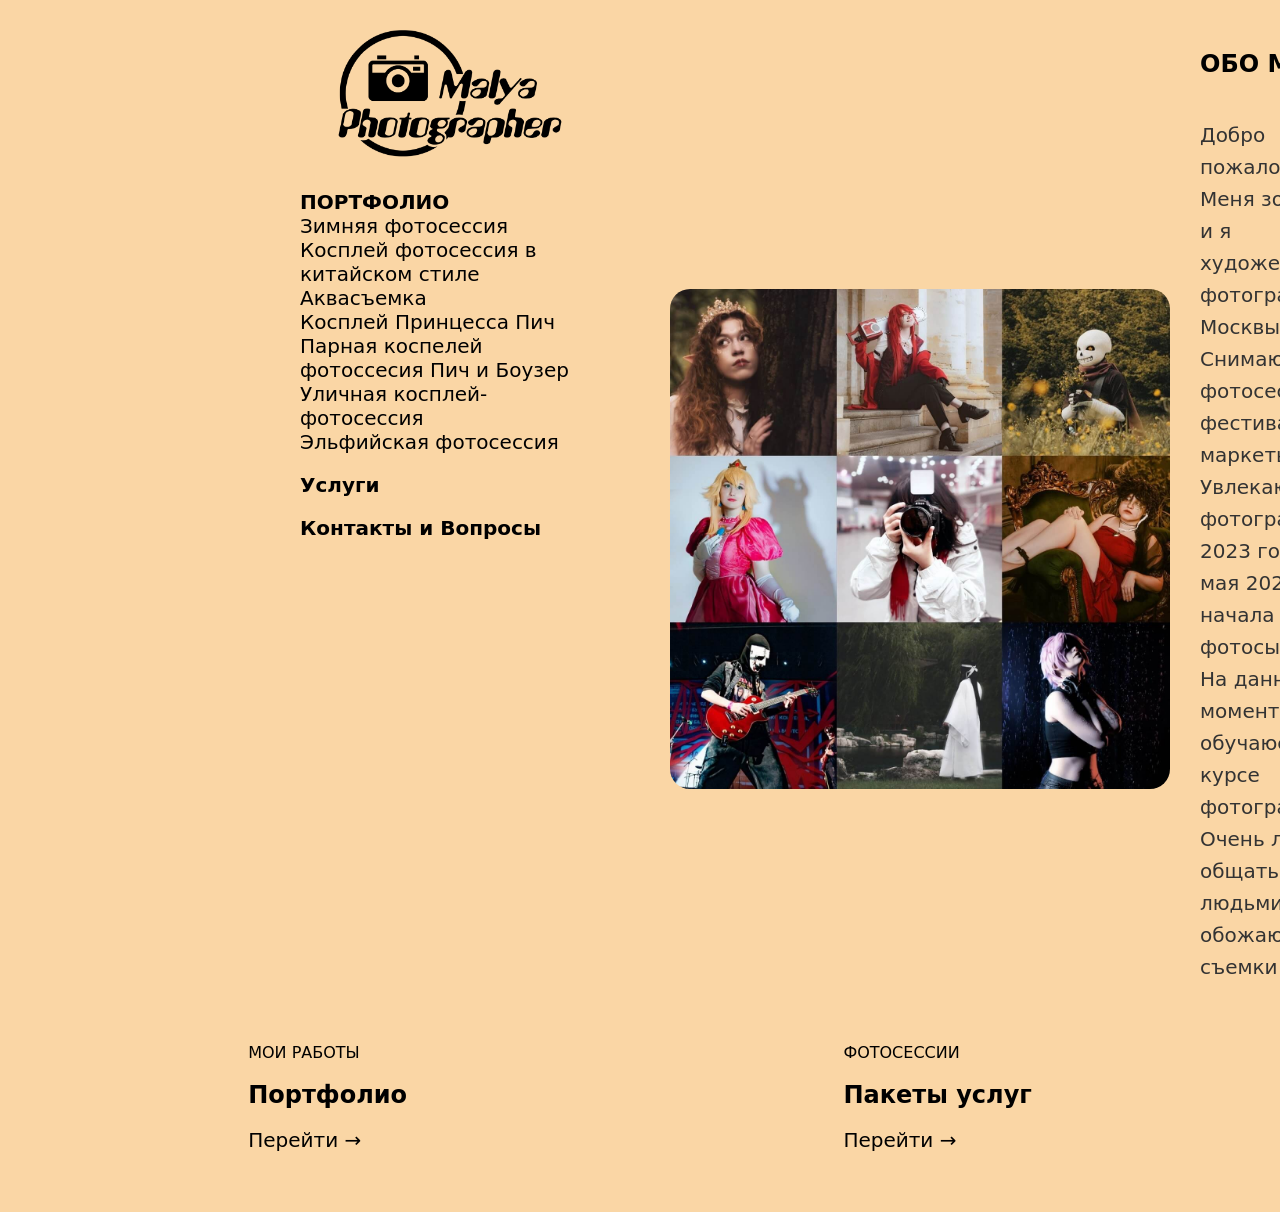
<file: index.html>
<!DOCTYPE html>
<html lang="en">
<head>
    <meta charset="UTF-8">
    <meta name="viewport" content="width=device-width, initial-scale=1.0">
    <title>Malya</title>
    <link rel="stylesheet" href="style.css">
    <link rel="shortcut icon" href="images/Malya photografer.ico" type="image/x-icon">
    <link rel="preconnect" href="https://fonts.googleapis.com">
<link rel="preconnect" href="https://fonts.gstatic.com" crossorigin>
<link href="https://fonts.googleapis.com/css2?family=Montserrat:ital,wght@0,100..900;1,100..900&display=swap" rel="stylesheet">   
</head>
<body>
    <header class="header1">
        <div class="div__header">
            <img src="images/malya-photoghapher.png" alt="логотип" width="300">
            <ul>              
                <li>
                    <a href="Second.html"><strong>ПОРТФОЛИО</strong></a>
                </li>

                <li>
                    <a href="Kosp2.html">Зимняя фотосессия</a>
                </li>

                <li>
                    <a href="Kosp1.html">Косплей фотосессия в китайском стиле</a>
                </li>

                <li>
                    <a href="kosp3.html">Аквасъемка</a>
                </li>
                
                <li>
                    <a href="kosp4.html">Косплей Принцесса Пич</a>
                </li>

                <li>
                    <a href="kosp5.html">Парная коспелей фотоссесия Пич и Боузер</a>
                </li>
            
                <li>
                    <a href="kosp6.html">Уличная косплей-фотосессия</a>
                </li>
                
                <li>
                    <a href="kosp8.html">Эльфийская фотосессия</a>
                </li>
                <br>
                <li>
                    <a href="services.html"><strong>Услуги</strong></a>
                </li>
                <br>
                <li>
                    <a href="contacs.html"><strong>Контакты и Вопросы</strong></a>
                </li>                    
            </ul>
        </div>

        <section class="container__1">

        <div class="div__img">
            <img src="images/mini/photo_2026-03-21_19-41-40.jpg" width="500px"; style="border-radius: 20px;">
            </div>
            <div>

                <h1 class="h1__1">ОБО МНЕ</h1>
    <div class="text__right">          
        <p>Добро пожаловать! Меня зовут Маля </p>
        <p>и я художественный фотограф из Москвы~ ^^</p>
        <p>Снимаю косплей фотосессии, фестивали и маркеты~</p>
        <p>Увлекаюсь фотографией с 2023 года, а с мая 2025 года 
        <p>начала снимать фотосы~</p>
        <p>На данный момент обучаюсь на 3ем курсе 
        фотографии~</p>
        <p>Очень люблю общаться с людьми и обожаю процесс 
        съемки ~ </p>
</div> 
</div>
</div>
            </section>
    </header>  

    <div class="block__1">
        <div class="block__item">
            <p>МОИ РАБОТЫ</p>
            <br>
            <h2>Портфолио</h2>
            <br>
            <a href="Second.html">Перейти &rarr;</a>
        </div>

        <div class="block__item">
            <p>ФОТОСЕССИИ</p>
            <br>
            <h2>Пакеты услуг</h2>
            <br>
            <a href="services.html">Перейти &rarr;</a>
        </div>
     </div>  
</body>
</html>
</file>
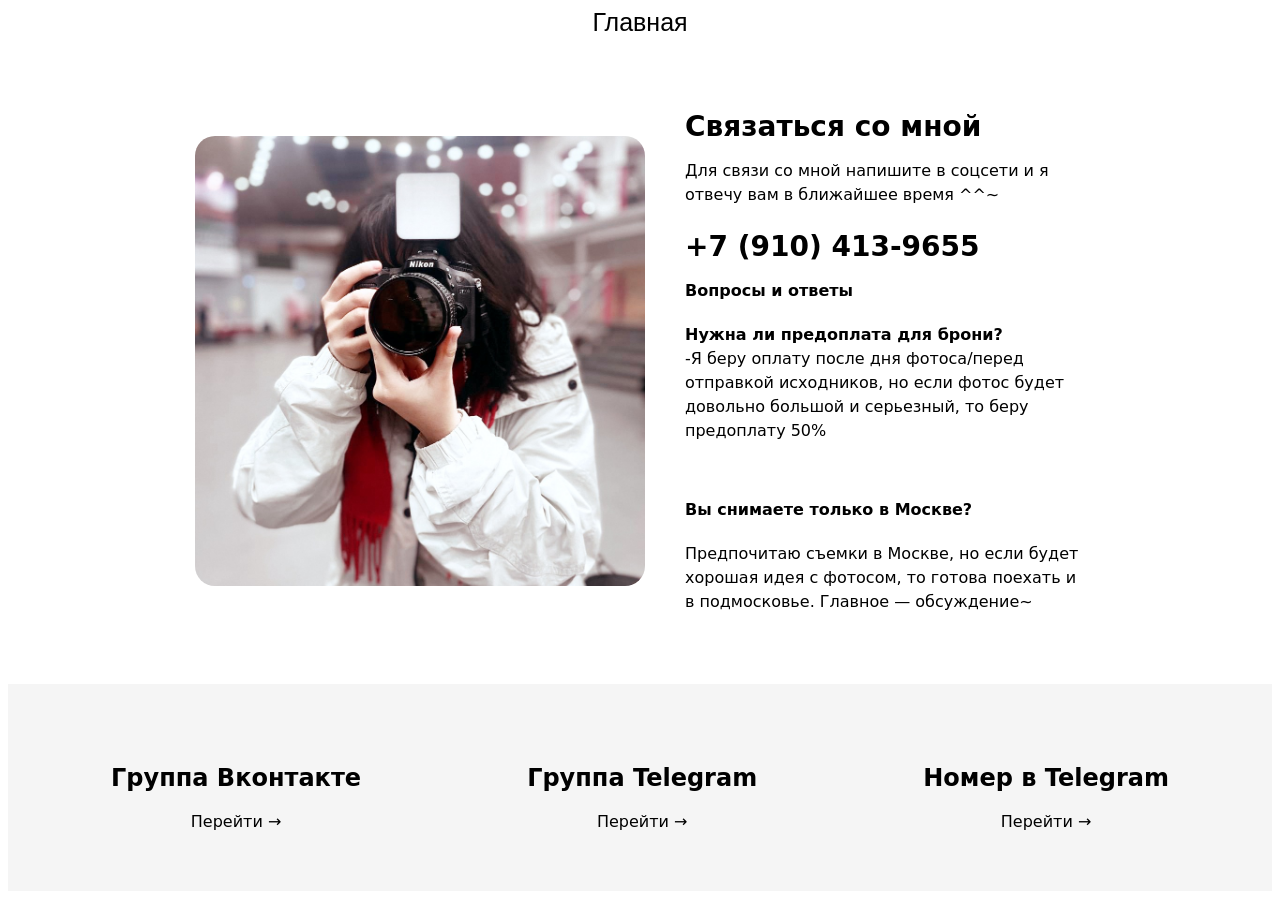
<file: contacs.html>
<!DOCTYPE html>
<html lang="en">
<head>
    <meta charset="UTF-8">
    <meta name="viewport" content="width=device-width, initial-scale=1.0">
    <title>Document</title>
    <link rel="stylesheet" href="style6.css">
    <link rel="shortcut icon" href="images/Malya photografer.ico" type="image/x-icon">
    <link rel="preconnect" href="https://fonts.googleapis.com">
<link rel="preconnect" href="https://fonts.gstatic.com" crossorigin>
<link href="https://fonts.googleapis.com/css2?family=Montserrat:ital,wght@0,100..900;1,100..900&display=swap" rel="stylesheet">
</head>
<body>
     <div class="div__1"><a href="index.html">Главная</a></div>

     <div class="block__img">
     <img src="images/mini/Malya photografer.jpg" class="img__1">

     <div class="block__text">
     <h2>Связаться со мной</h2>
     <p>Для связи со мной напишите в соцсети и я отвечу вам в ближайшее время ^^~</p>
     <h2>+7 (910) 413-9655</h2>
     <p><strong>Вопросы и ответы</strong></p>
     <p><strong>Нужна ли предоплата для брони?</strong>
        <br>
-Я беру оплату после дня фотоса/перед отправкой исходников, но если фотос будет довольно большой и серьезный, то беру предоплату 50%</p>
<br>
     <p><strong>Вы снимаете только в Москве?</strong></p>
<p>Предпочитаю съемки в Москве, но если будет хорошая идея с фотосом, то готова поехать и в подмосковье. Главное — обсуждение~</p>
     </div>
     </div>

     <div class="block__1">
        <div class="block__item">
            <h2>Группа Вконтакте</h2>
            <a href="https://vk.com/chulanmaly" target="_blank">Перейти &rarr;</a>
        </div>

        <div class="block__item">
            <h2>Группа Telegram</h2>
            <a href="https://t.me/chulanmaly" target="_blank">Перейти &rarr;</a>
        </div>

        <div class="block__item">
            <h2>Номер в Telegram</h2>
            <a href="https://t.me/+79104139655" target="_blank">Перейти &rarr;</a>
        </div>

     </div>  
</body>
</html>
</file>
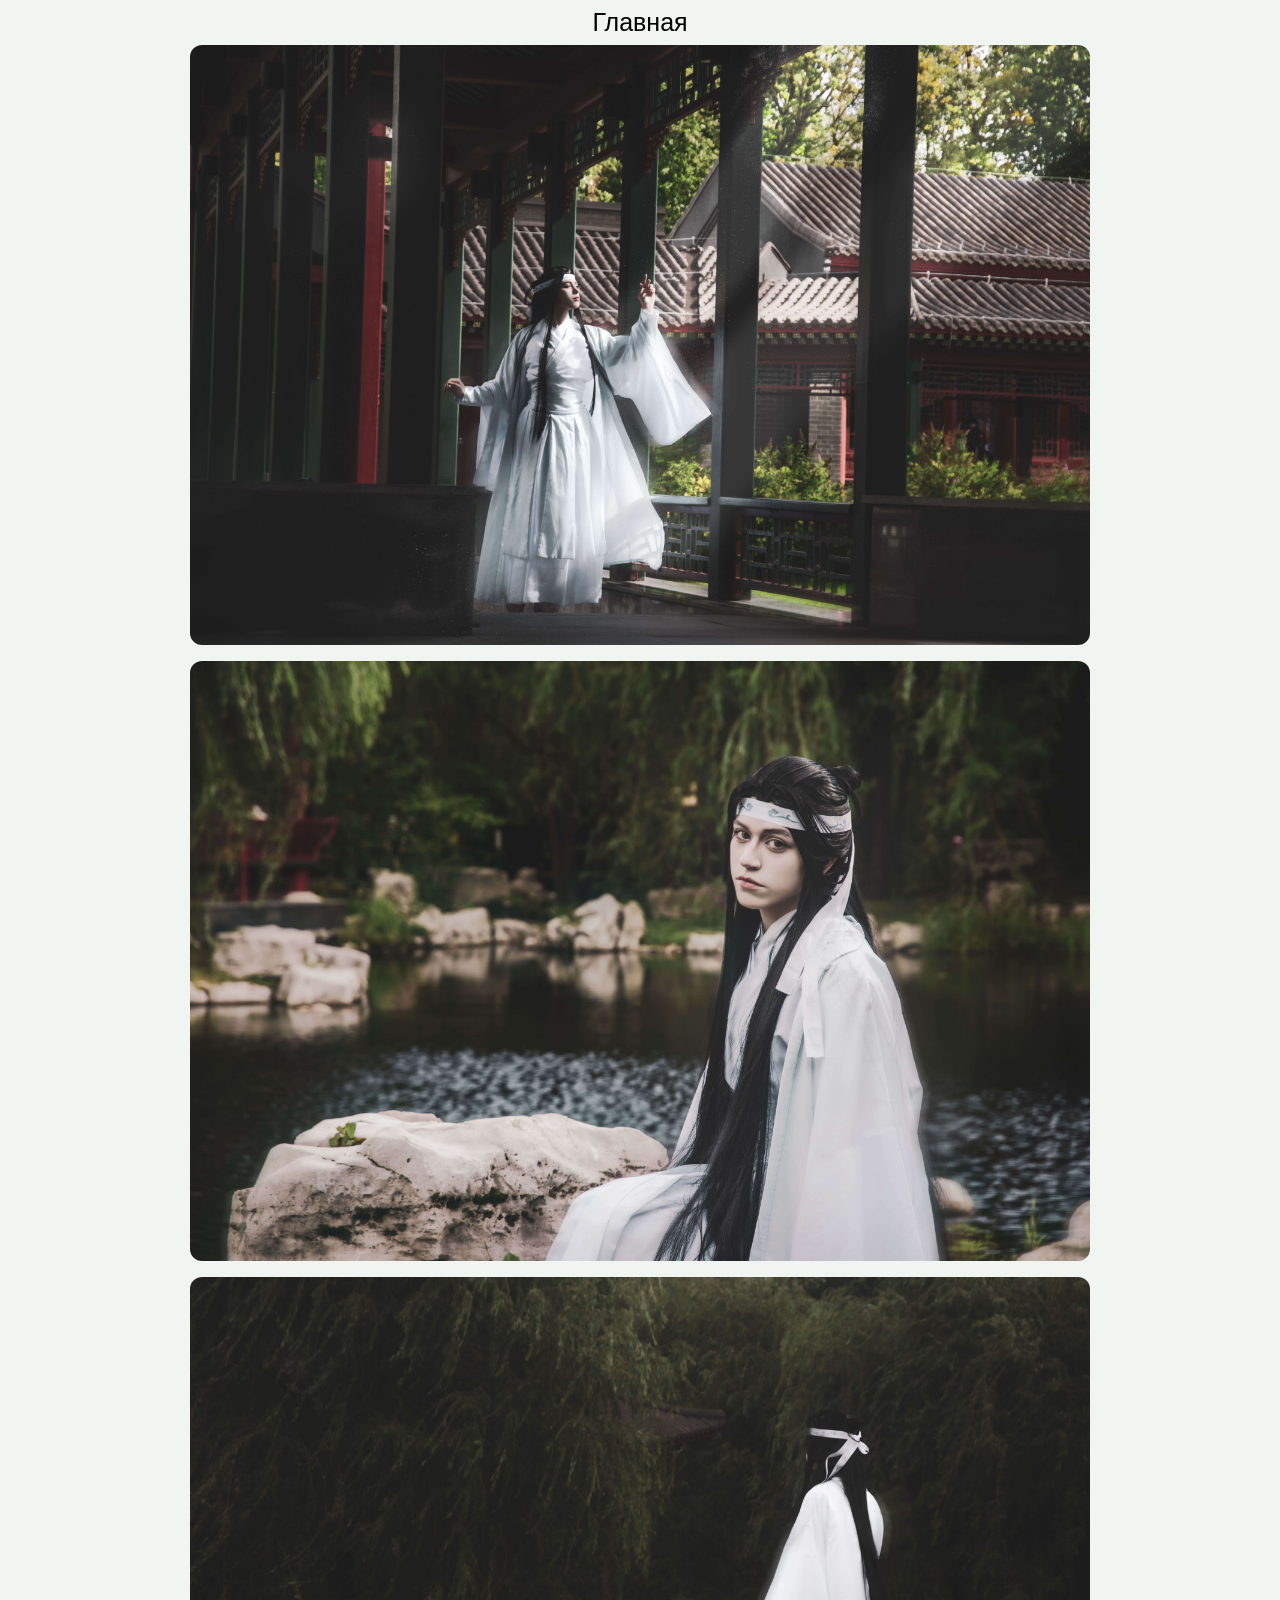
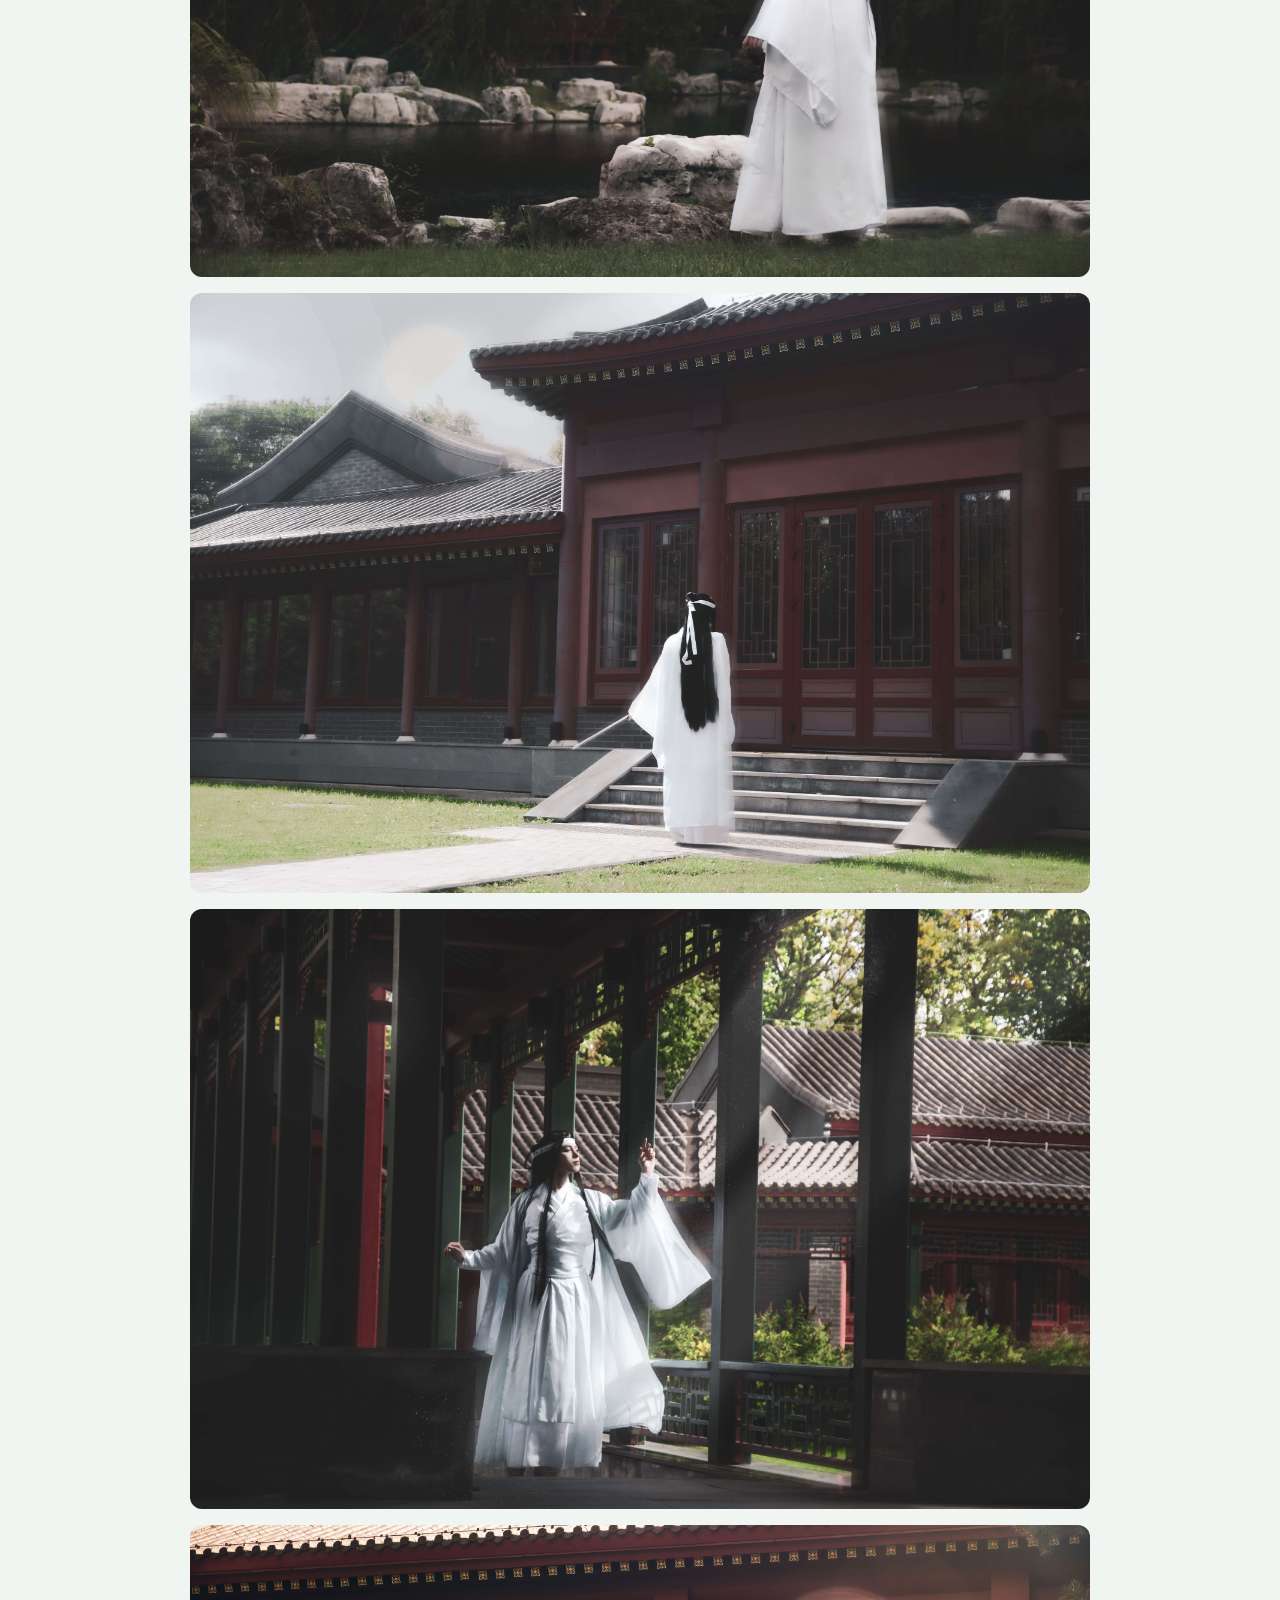
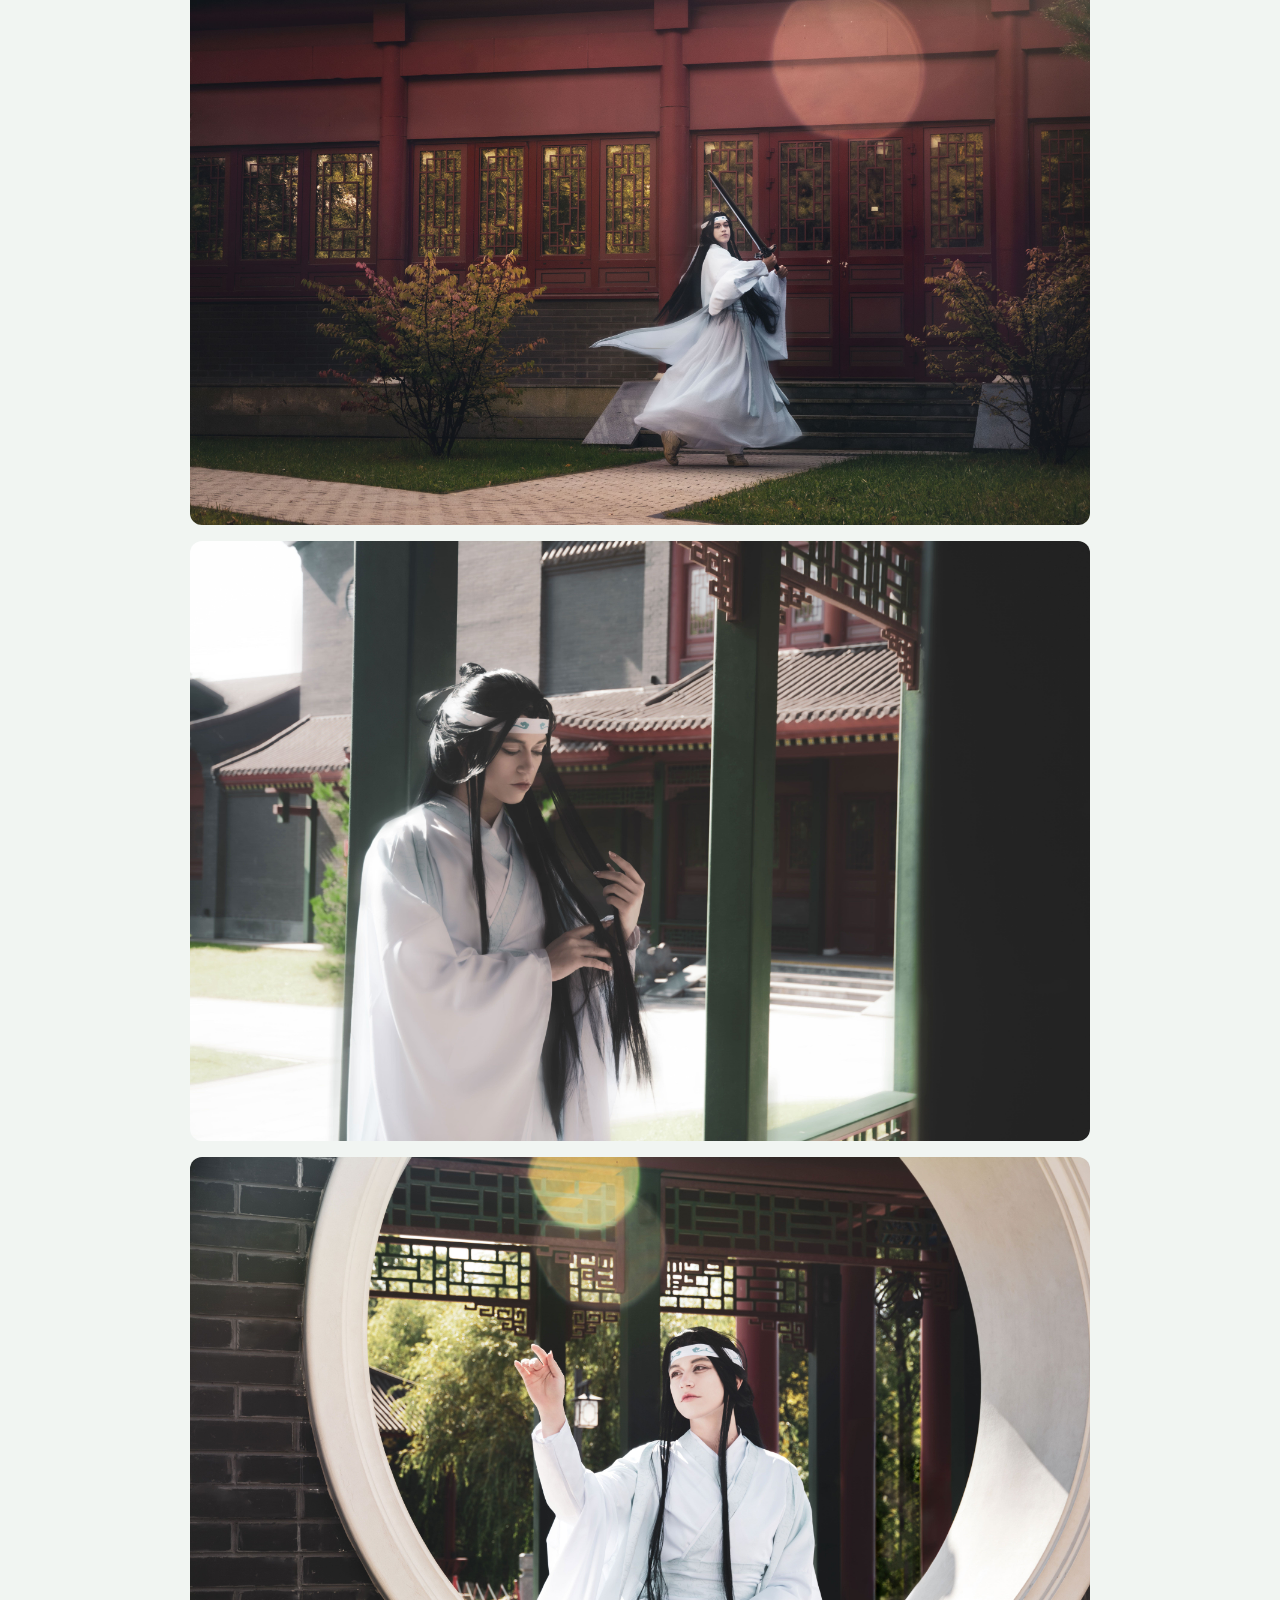
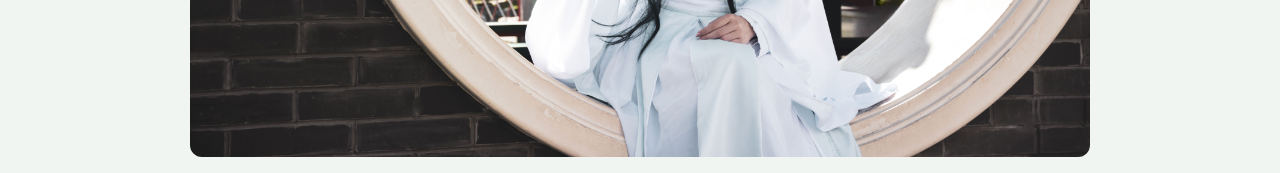
<file: Kosp1.html>
<!DOCTYPE html>
<html lang="en">
<head>
    <meta charset="UTF-8">
    <meta name="viewport" content="width=device-width, initial-scale=1.0">
    <title>Malya-photoghapher</title>
    <link rel="stylesheet" href="style3.css">
    <link rel="shortcut icon" href="images/Malya photografer.ico" type="image/x-icon">
</head>
<body class="china__page">
    <div class="div__1"><a href="index.html">Главная</a></div>
    <div>
    <img src="images/mini/china/ - 11.jpg"; width="900px">
    <img src="images/mini/china/ - 21.jpg"; width="900px">
    <img src="images/mini/china/ - 22.jpg"; width="900px">
    <img src="images/mini/china/ - 30.jpg"; width="900px">
    <img src="images/mini/china/ - 11.jpg"; width="900px">
    <img src="images/mini/china/ - 40.jpg"; width="900px">
    <img src="images/mini/china/ - 7.jpg"; width="900px">
    <img src="images/mini/china/ - 2.jpg"; width="900px">
    </div>
</body>
</html>
</file>
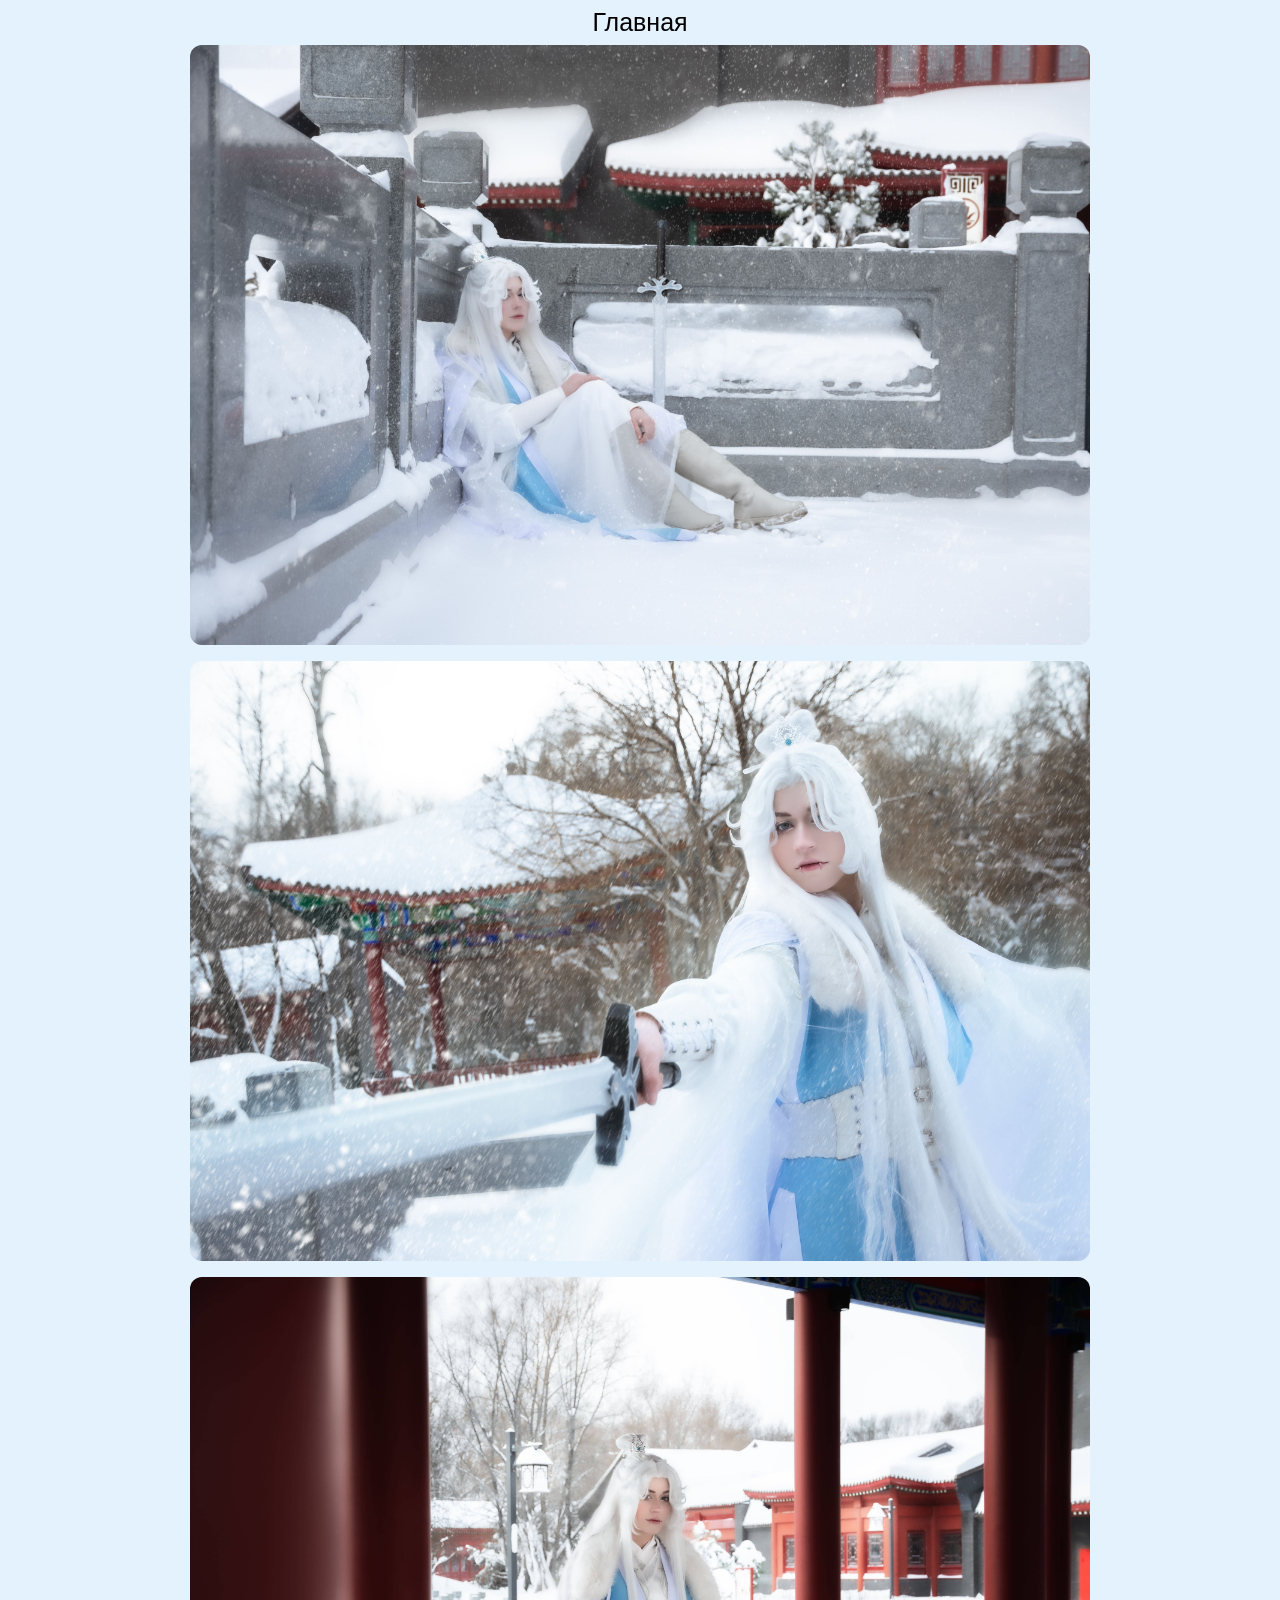
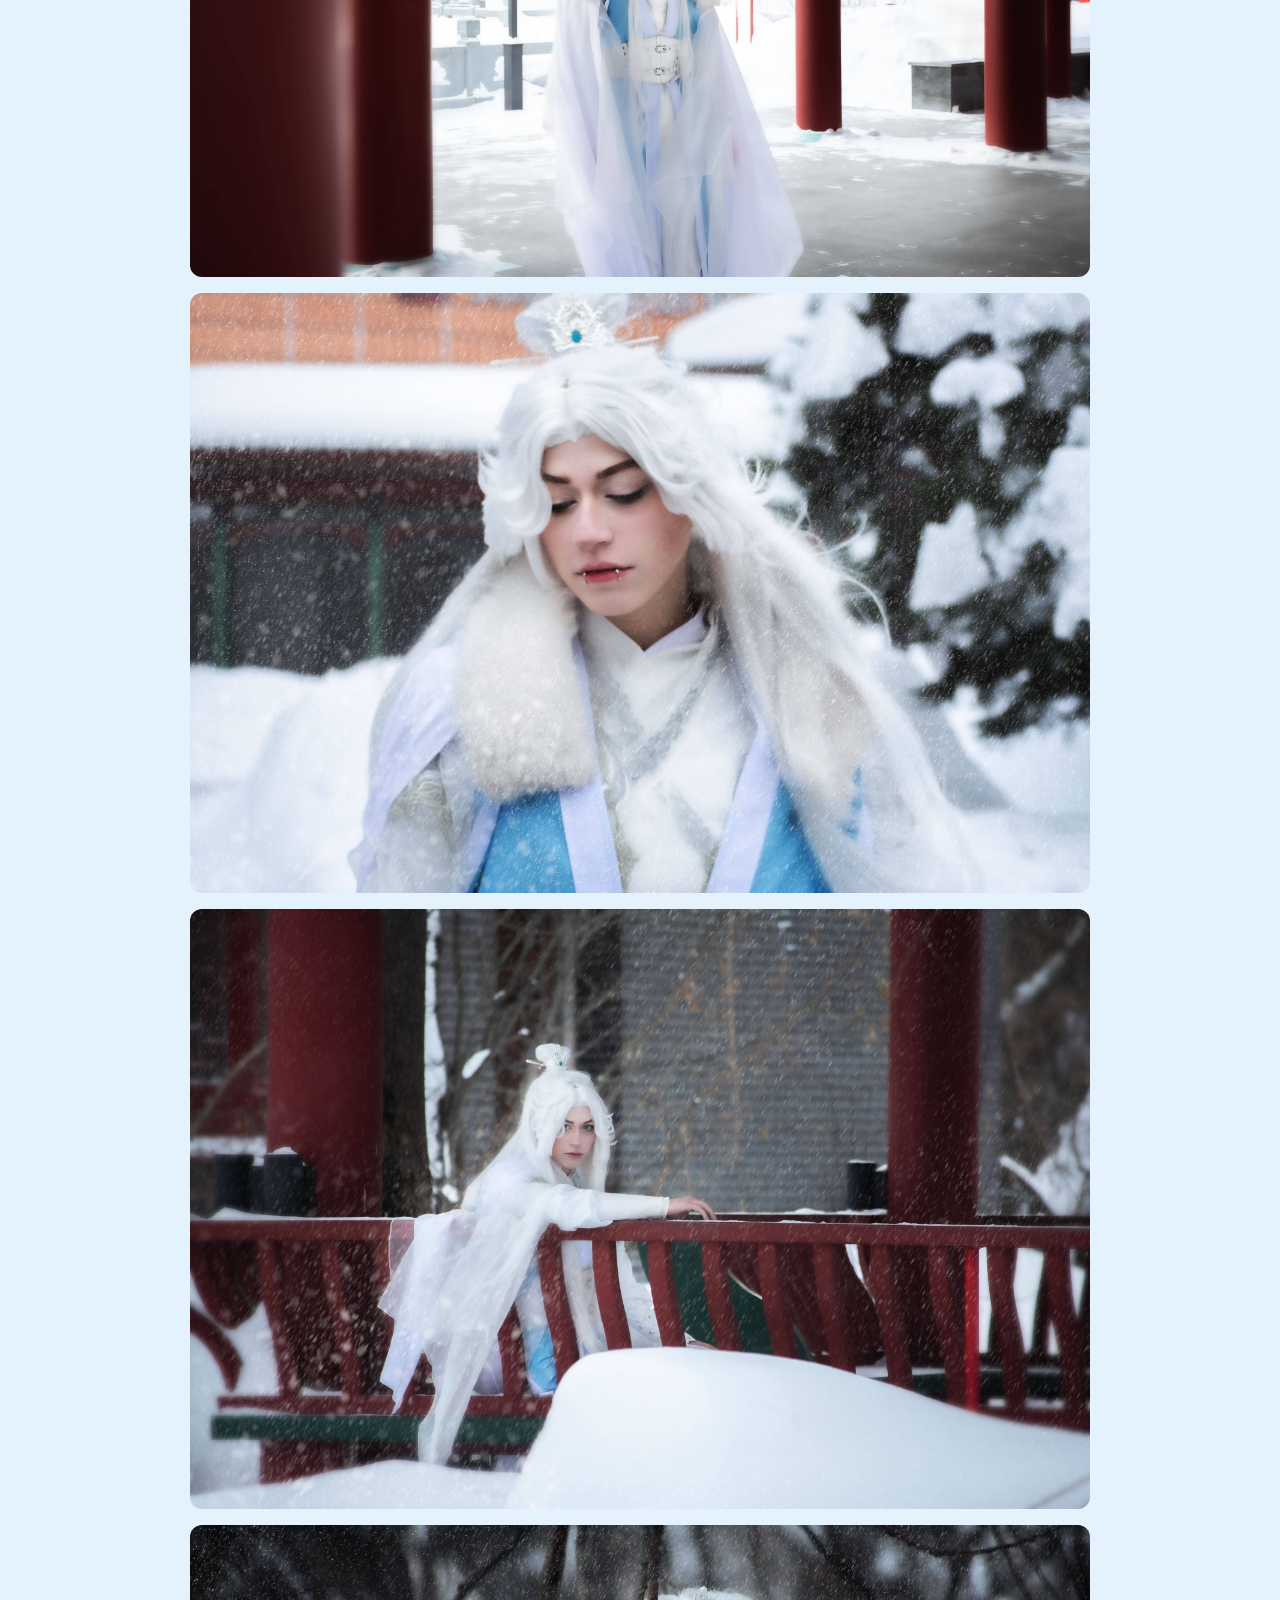
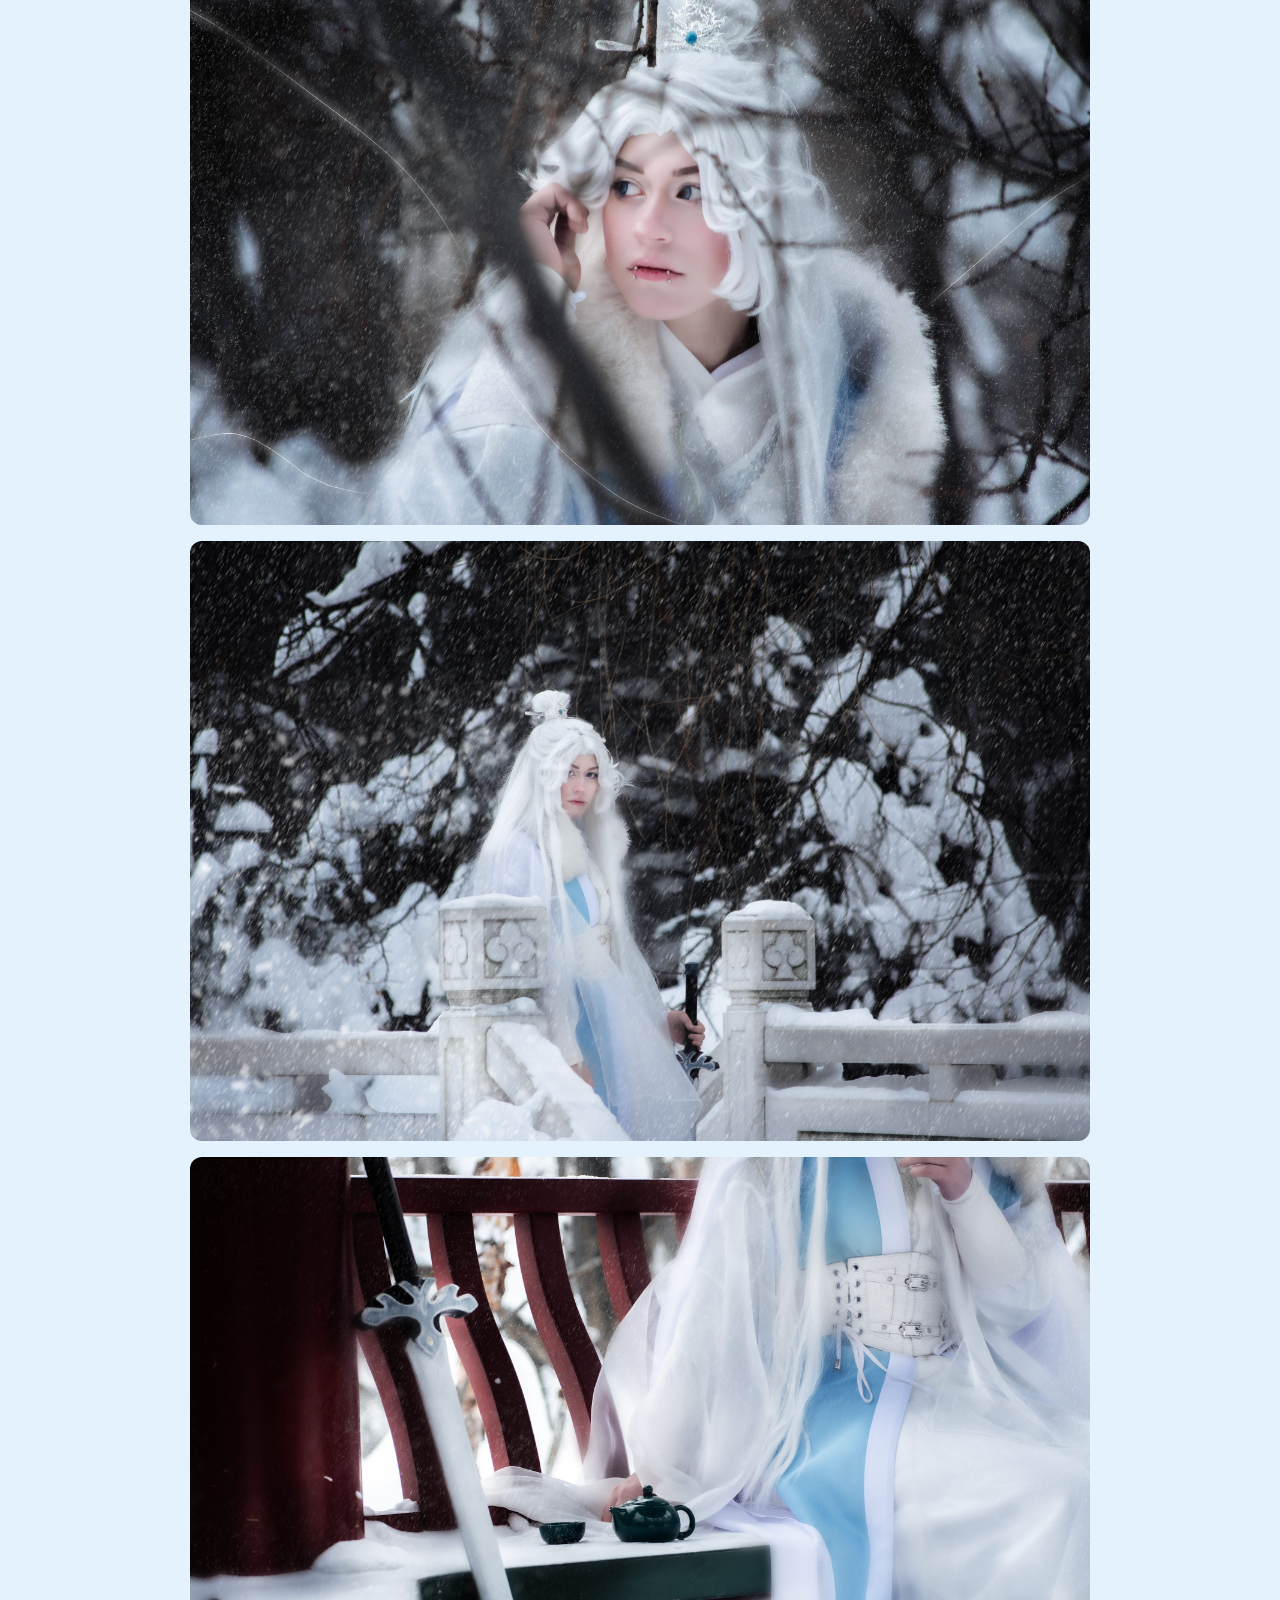
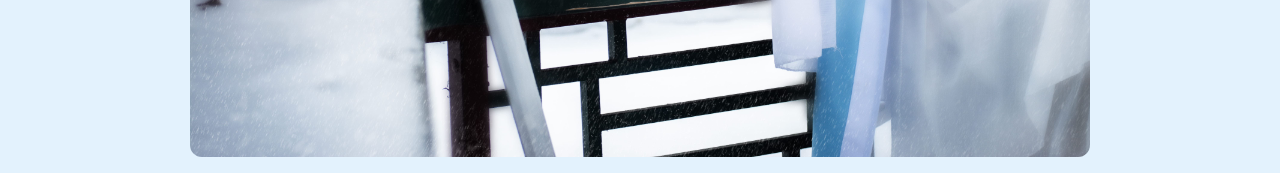
<file: Kosp2.html>
<!DOCTYPE html>
<html lang="en">
<head>
    <meta charset="UTF-8">
    <meta name="viewport" content="width=device-width, initial-scale=1.0">
    <title>Malya-photoghapher</title>
    <link rel="stylesheet" href="style3.css">
    <link rel="shortcut icon" href="images/Malya photografer.ico" type="image/x-icon">
</head>
<body class="winter__page">
    <div class="div__1"><a href="index.html">Главная</a></div>   
        <img src="images/mini/zimnya/1.1.jpg">
        <img src="images/mini/zimnya/3.jpg">
        <img src="images/mini/zimnya/4.jpg">
        <img src="images/mini/zimnya/21 (2).jpg">
        <img src="images/mini/zimnya/17.1.jpg">
        <img src="images/mini/zimnya/41.2.jpg">
        <img src="images/mini/zimnya/26.1.jpg">
        <img src="images/mini/zimnya/44.jpg">   
</body>
</html>
</file>
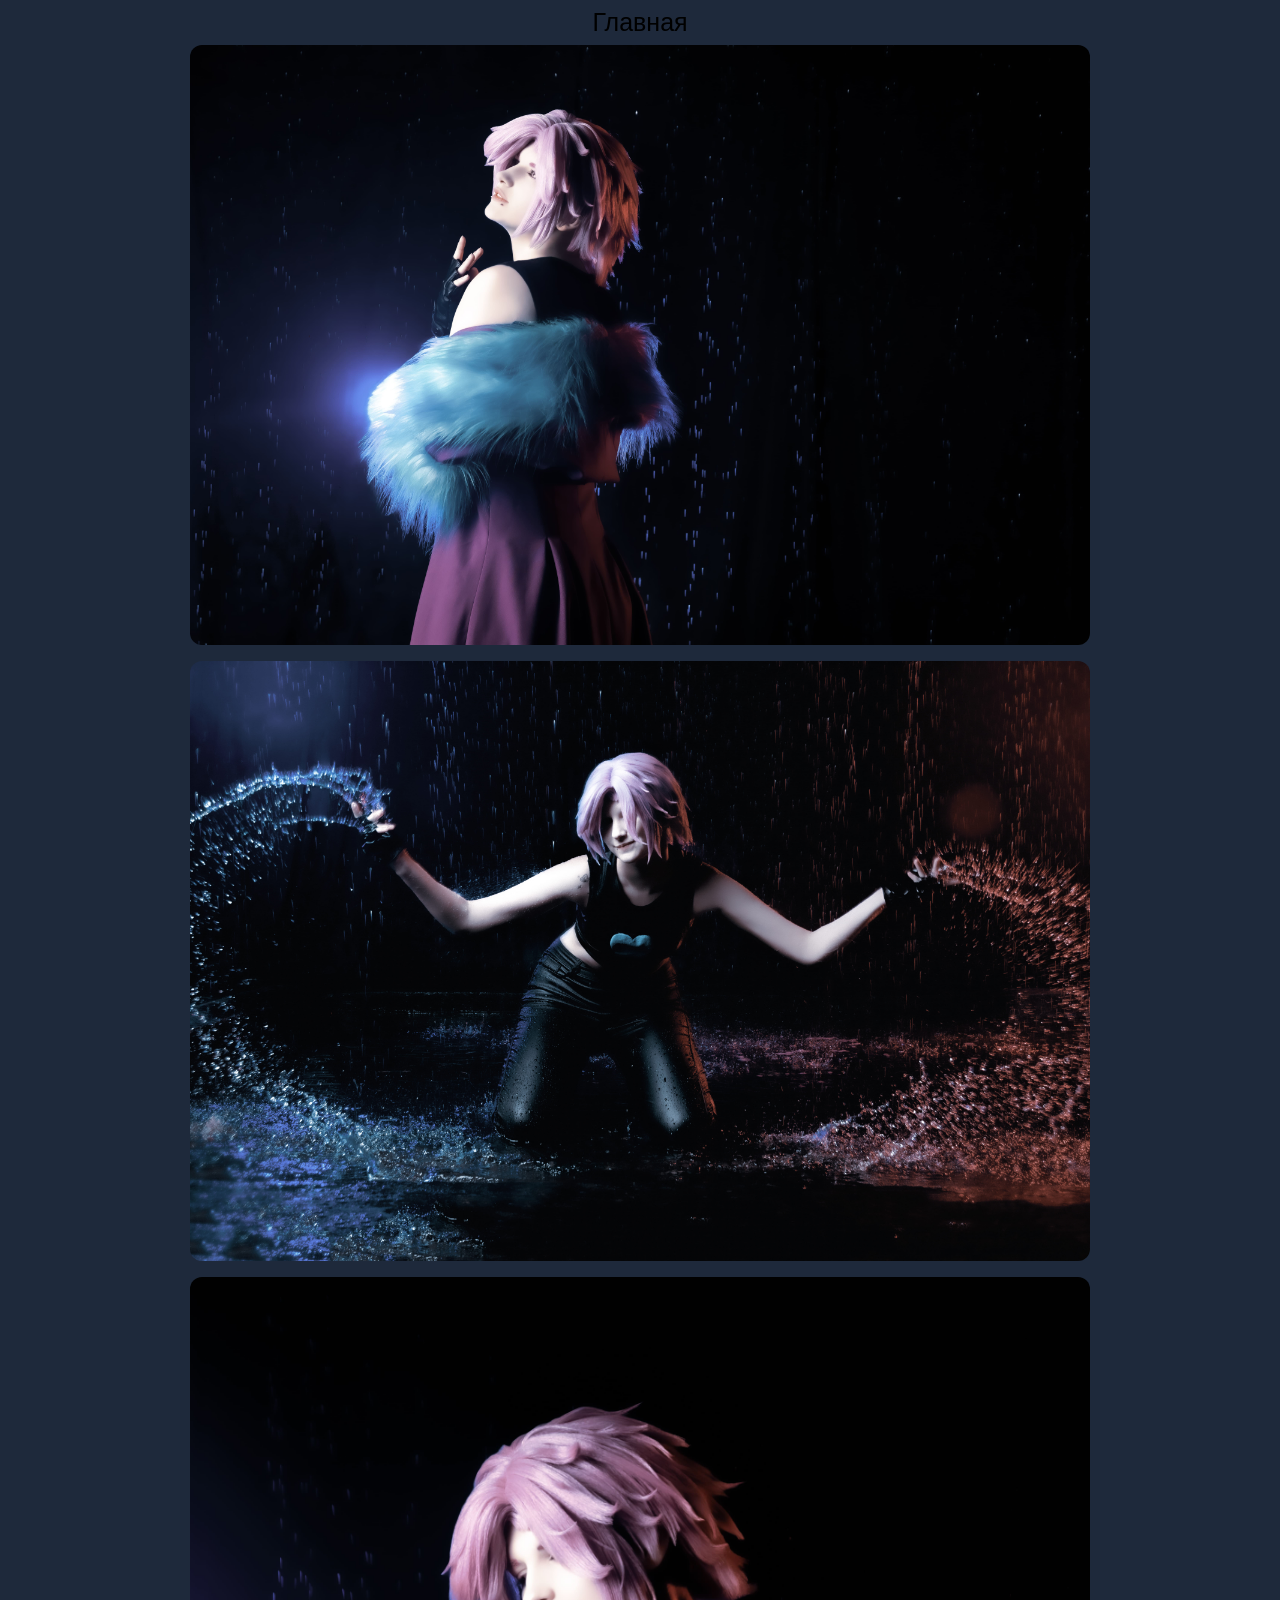
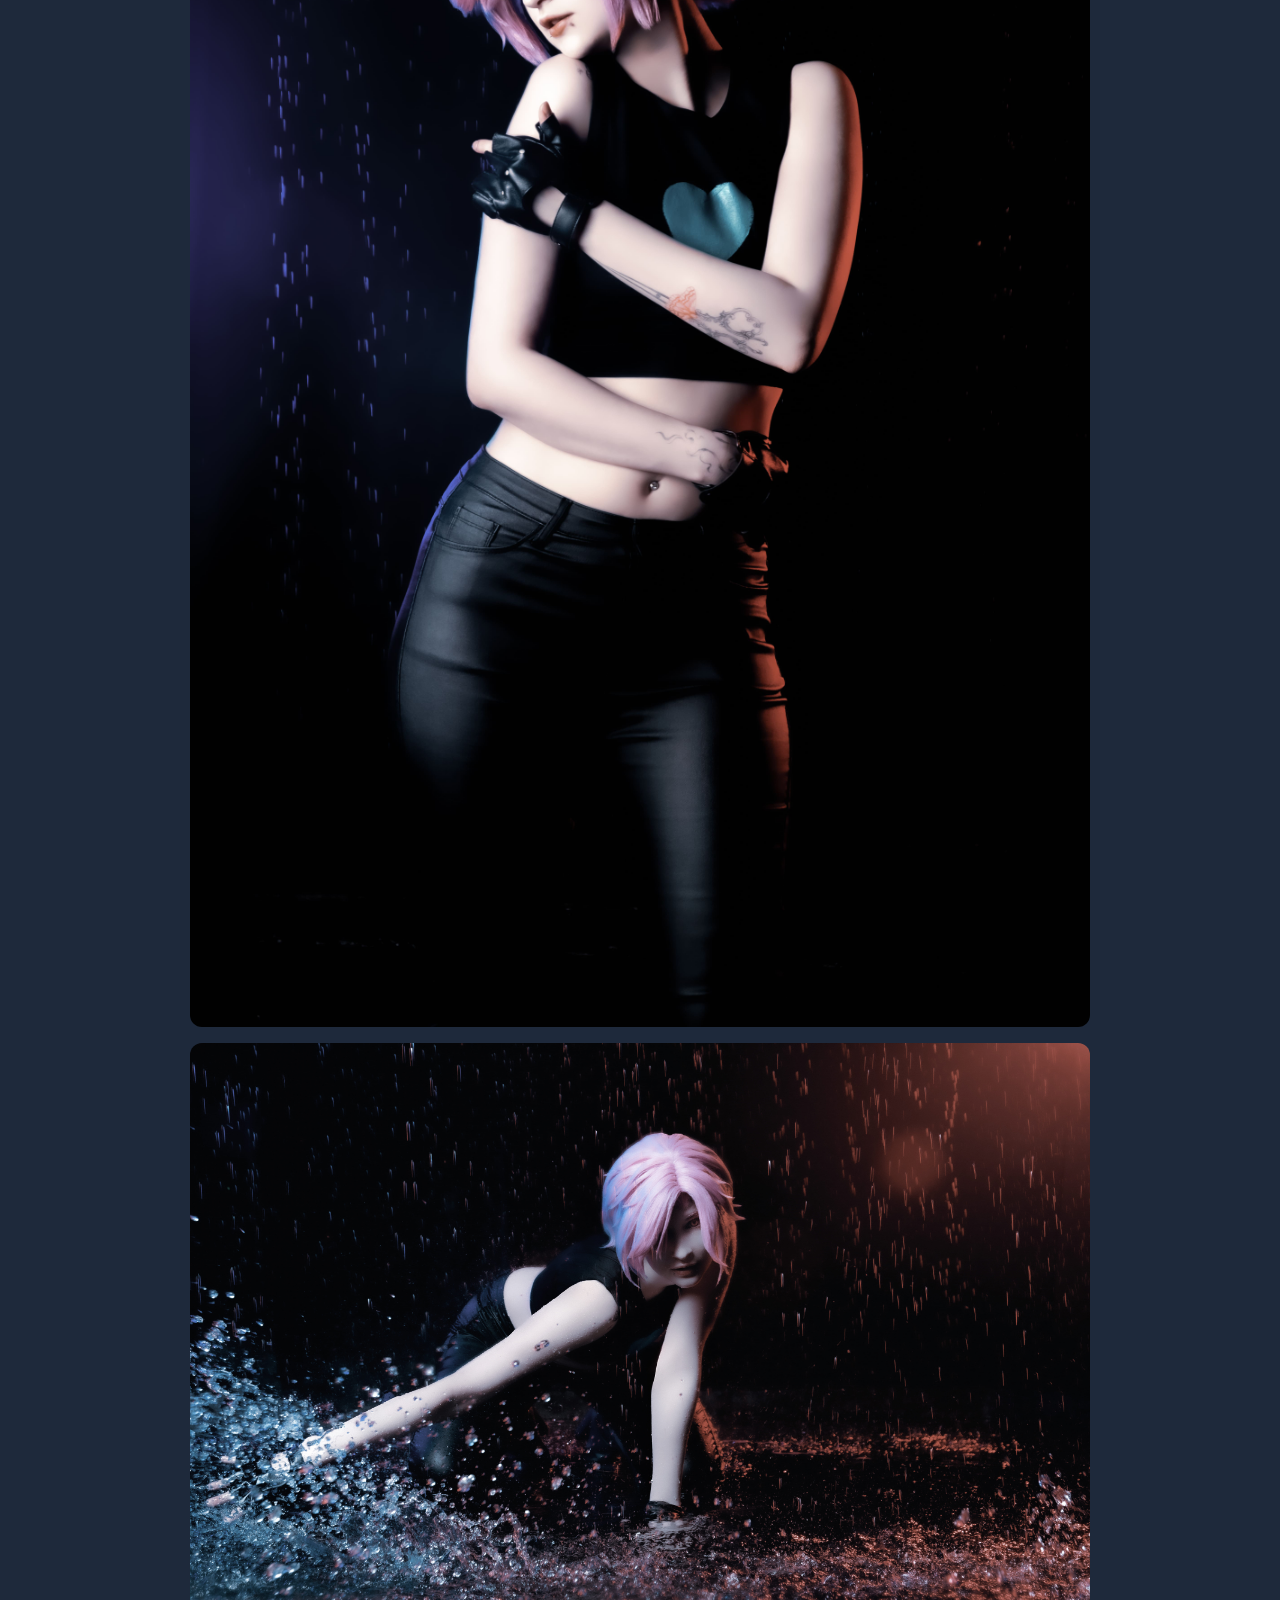
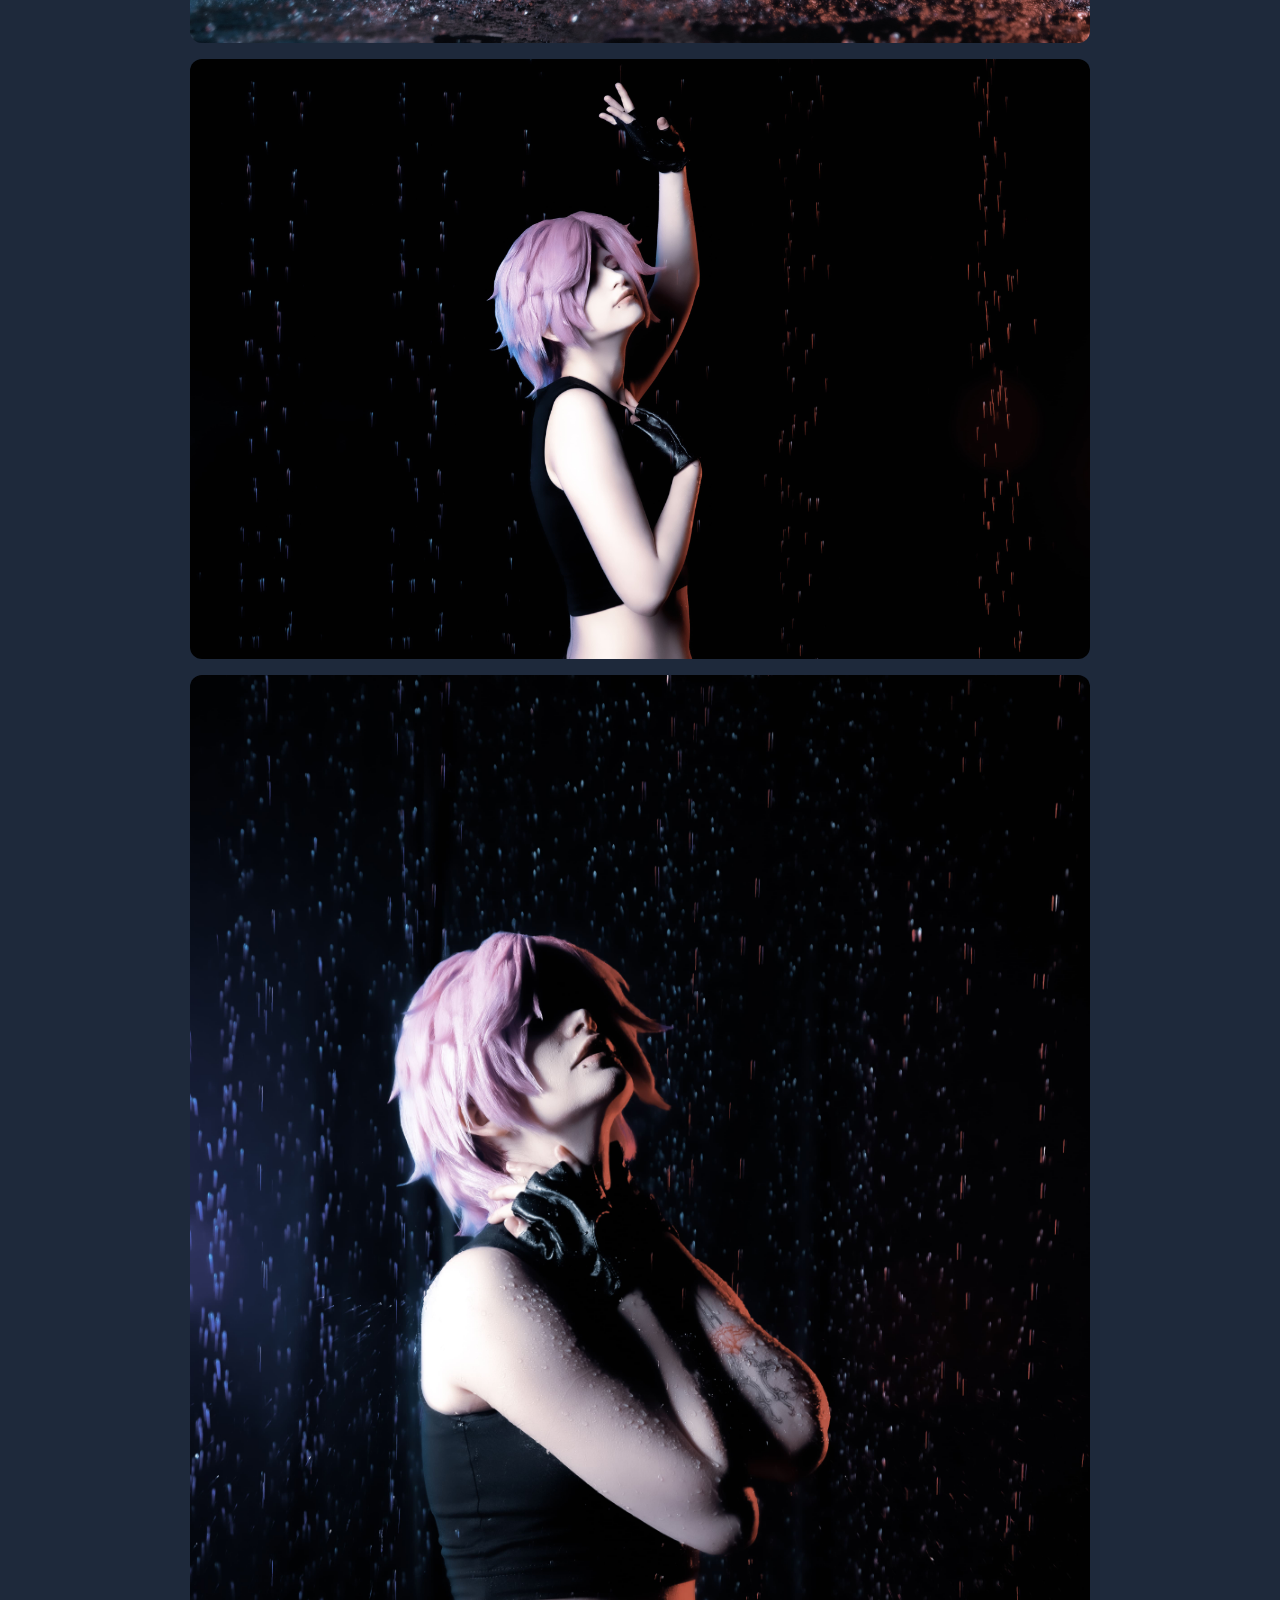
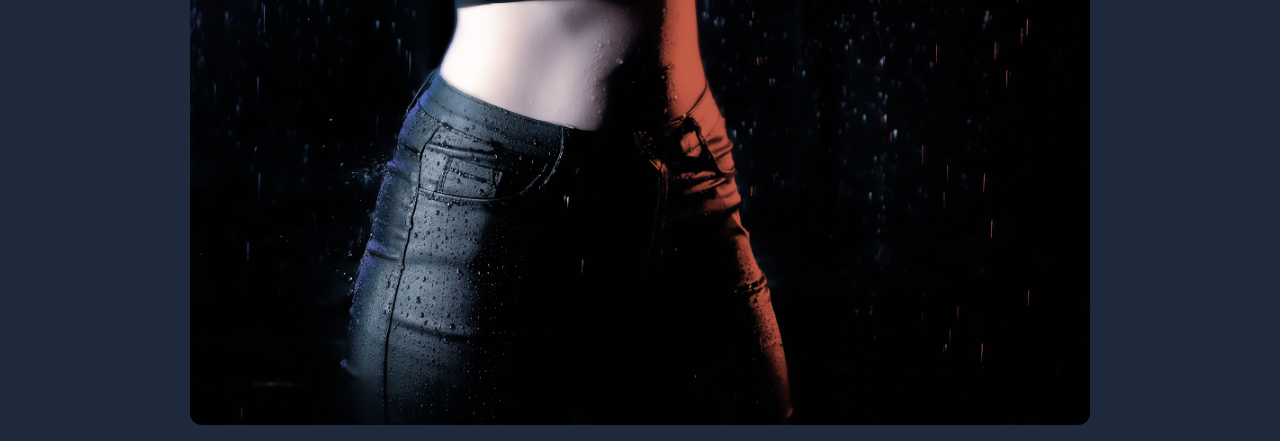
<file: kosp3.html>
<!DOCTYPE html>
<html lang="en">
<head>
    <meta charset="UTF-8">
    <meta name="viewport" content="width=device-width, initial-scale=1.0">
    <title>Malya-photoghapher</title>
    <link rel="stylesheet" href="style3.css">
    <link rel="shortcut icon" href="images/Malya photografer.ico" type="image/x-icon">
</head>
<body class="akva__page">
    <div class="div__1"><a href="index.html">Главная</a></div>  
        <img src="images/mini/Akva/ася-3.jpg">
        <img src="images/mini/Akva/ася-12.jpg">
        <img src="images/mini/Akva/ася-6.jpg">        
        <img src="images/mini/Akva/ася-13.jpg"> 
        <img src="images/mini/Akva/ася-8.jpg">         
        <img src="images/mini/Akva/ася-21.jpg">     
</body>
</html>
</file>
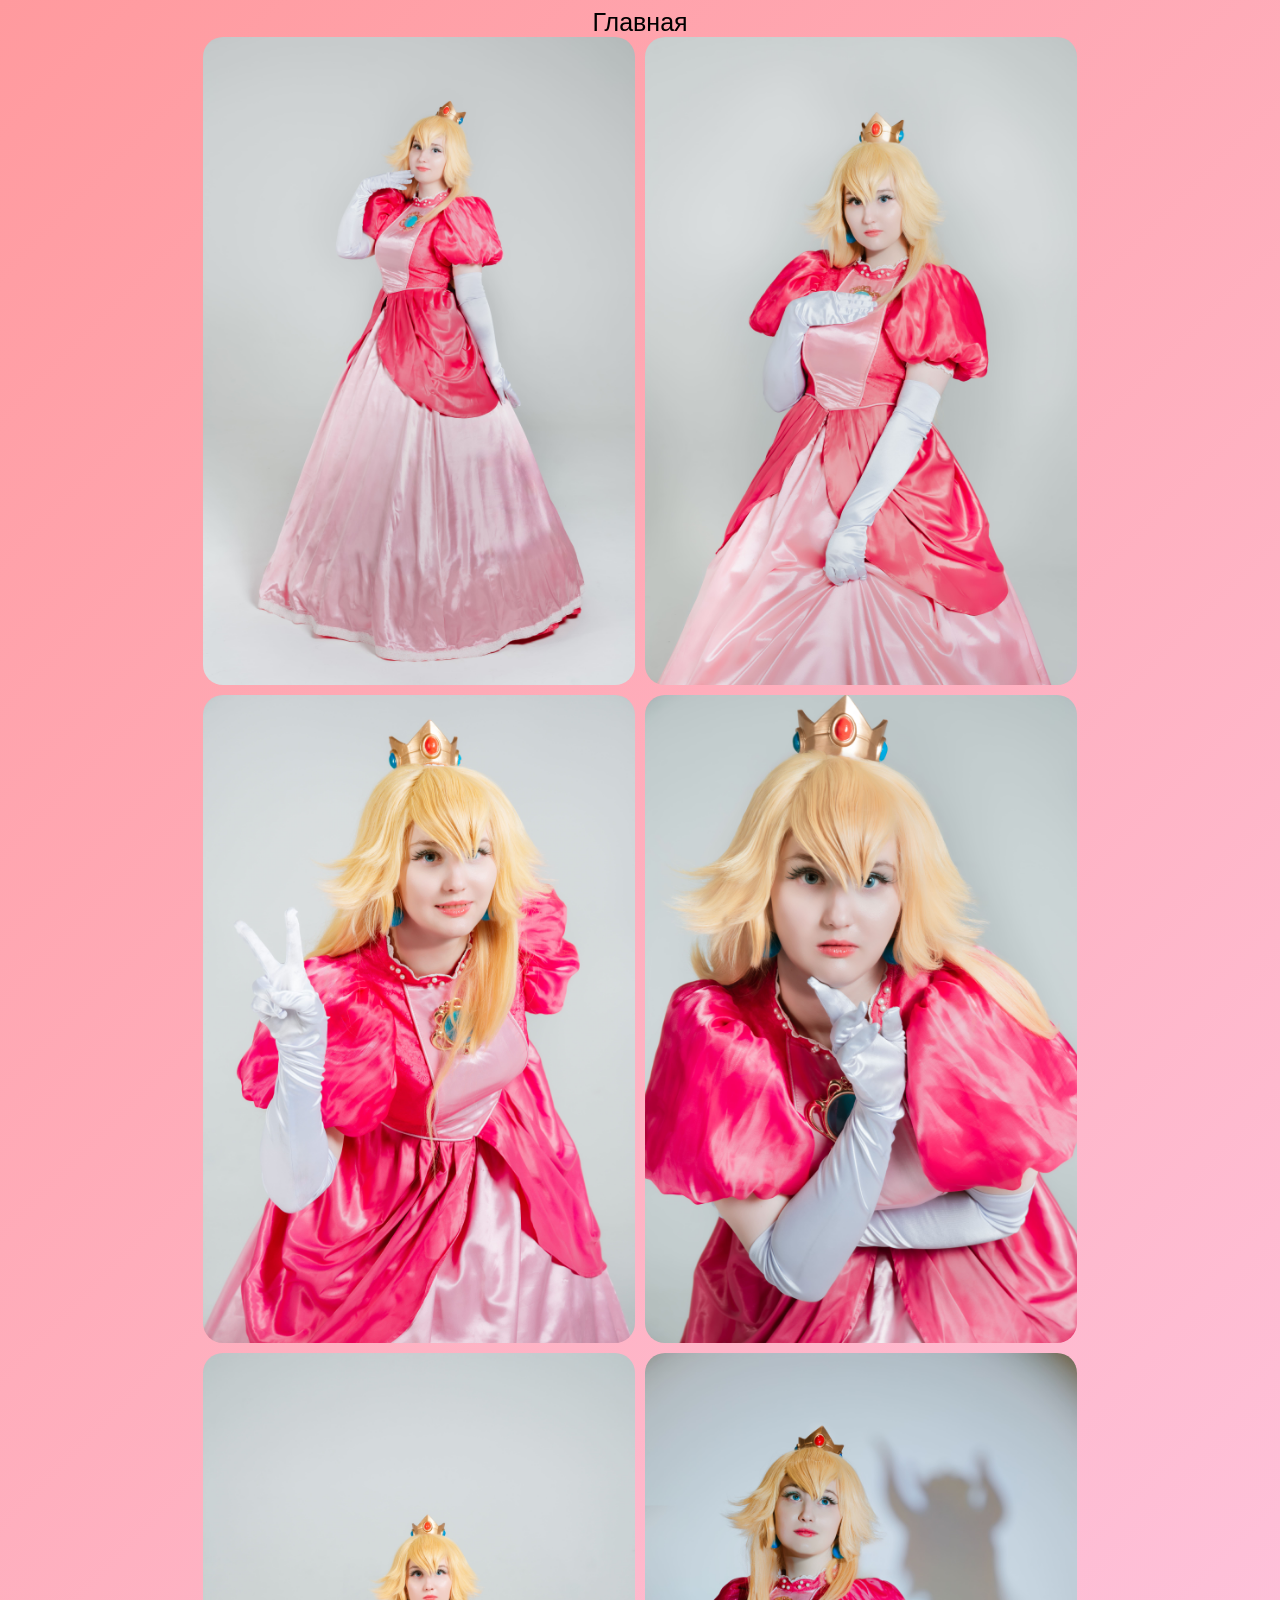
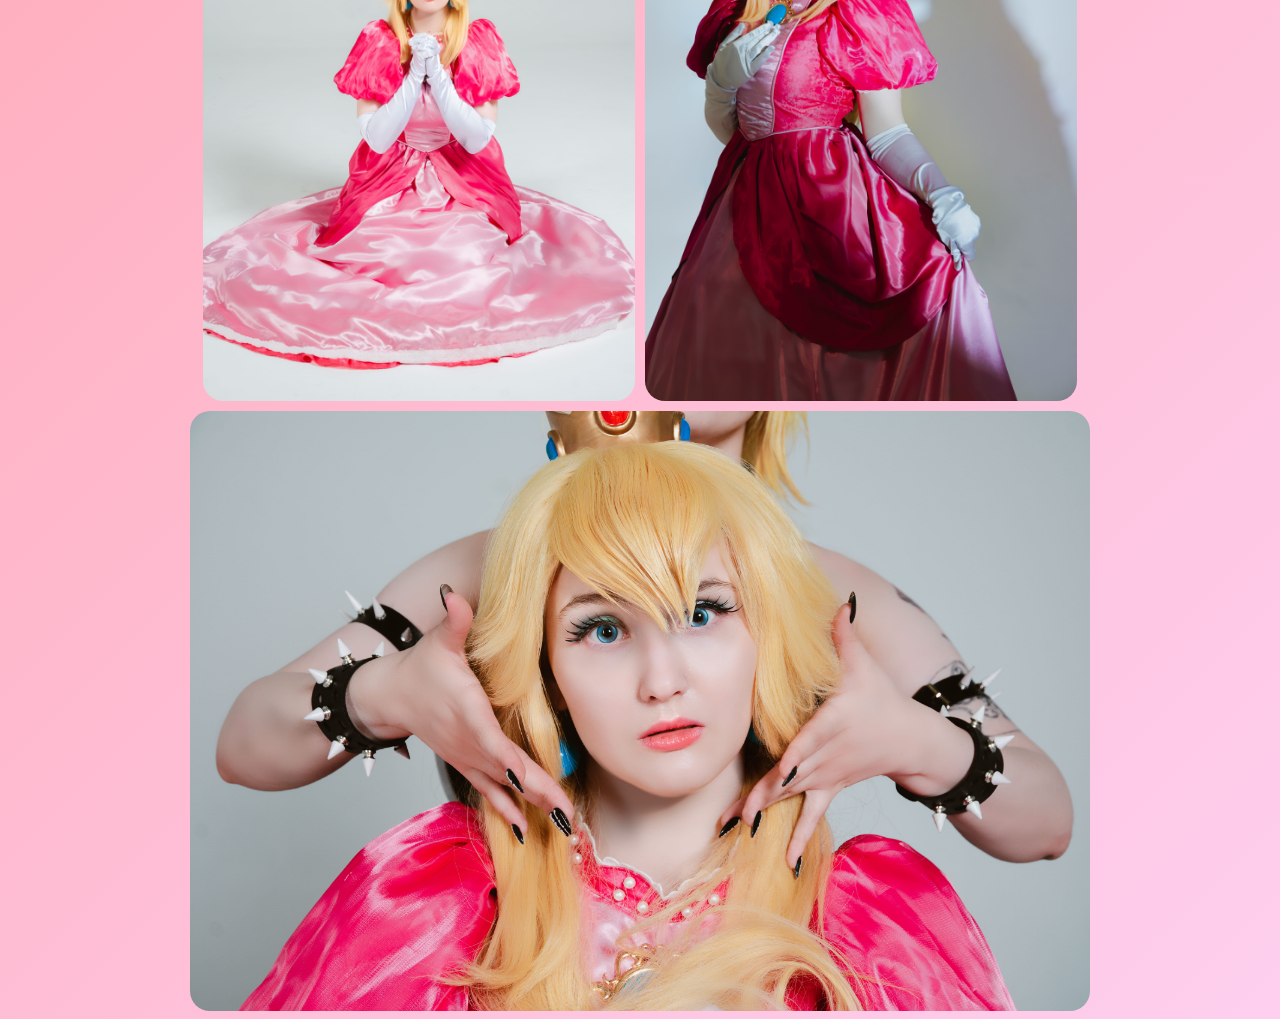
<file: kosp4.html>
<!DOCTYPE html>
<html lang="en">
<head>
    <meta charset="UTF-8">
    <meta name="viewport" content="width=device-width, initial-scale=1.0">
    <title>Malya-photoghapher</title>
    <link rel="stylesheet" href="style4.css">
    <link rel="shortcut icon" href="images/Malya photografer.ico" type="image/x-icon">
</head>
<body class="pich__page">
    <div class="div__1"><a href="index.html">Главная</a></div>
<div class="photo__box">
    <img src="images/mini/mario/5.jpg">
    <img src="images/mini/mario/6.jpg">
    <img src="images/mini/mario/15.jpg">
    <img src="images/mini/mario/8.1.jpg"> 
    <img src="images/mini/mario/14.jpg">
    <img src="images/mini/mario/20.jpg">
    <img src="images/mini/mario/18 (2).jpg" class="img__1">
</div>   
</body>
</html>
</file>
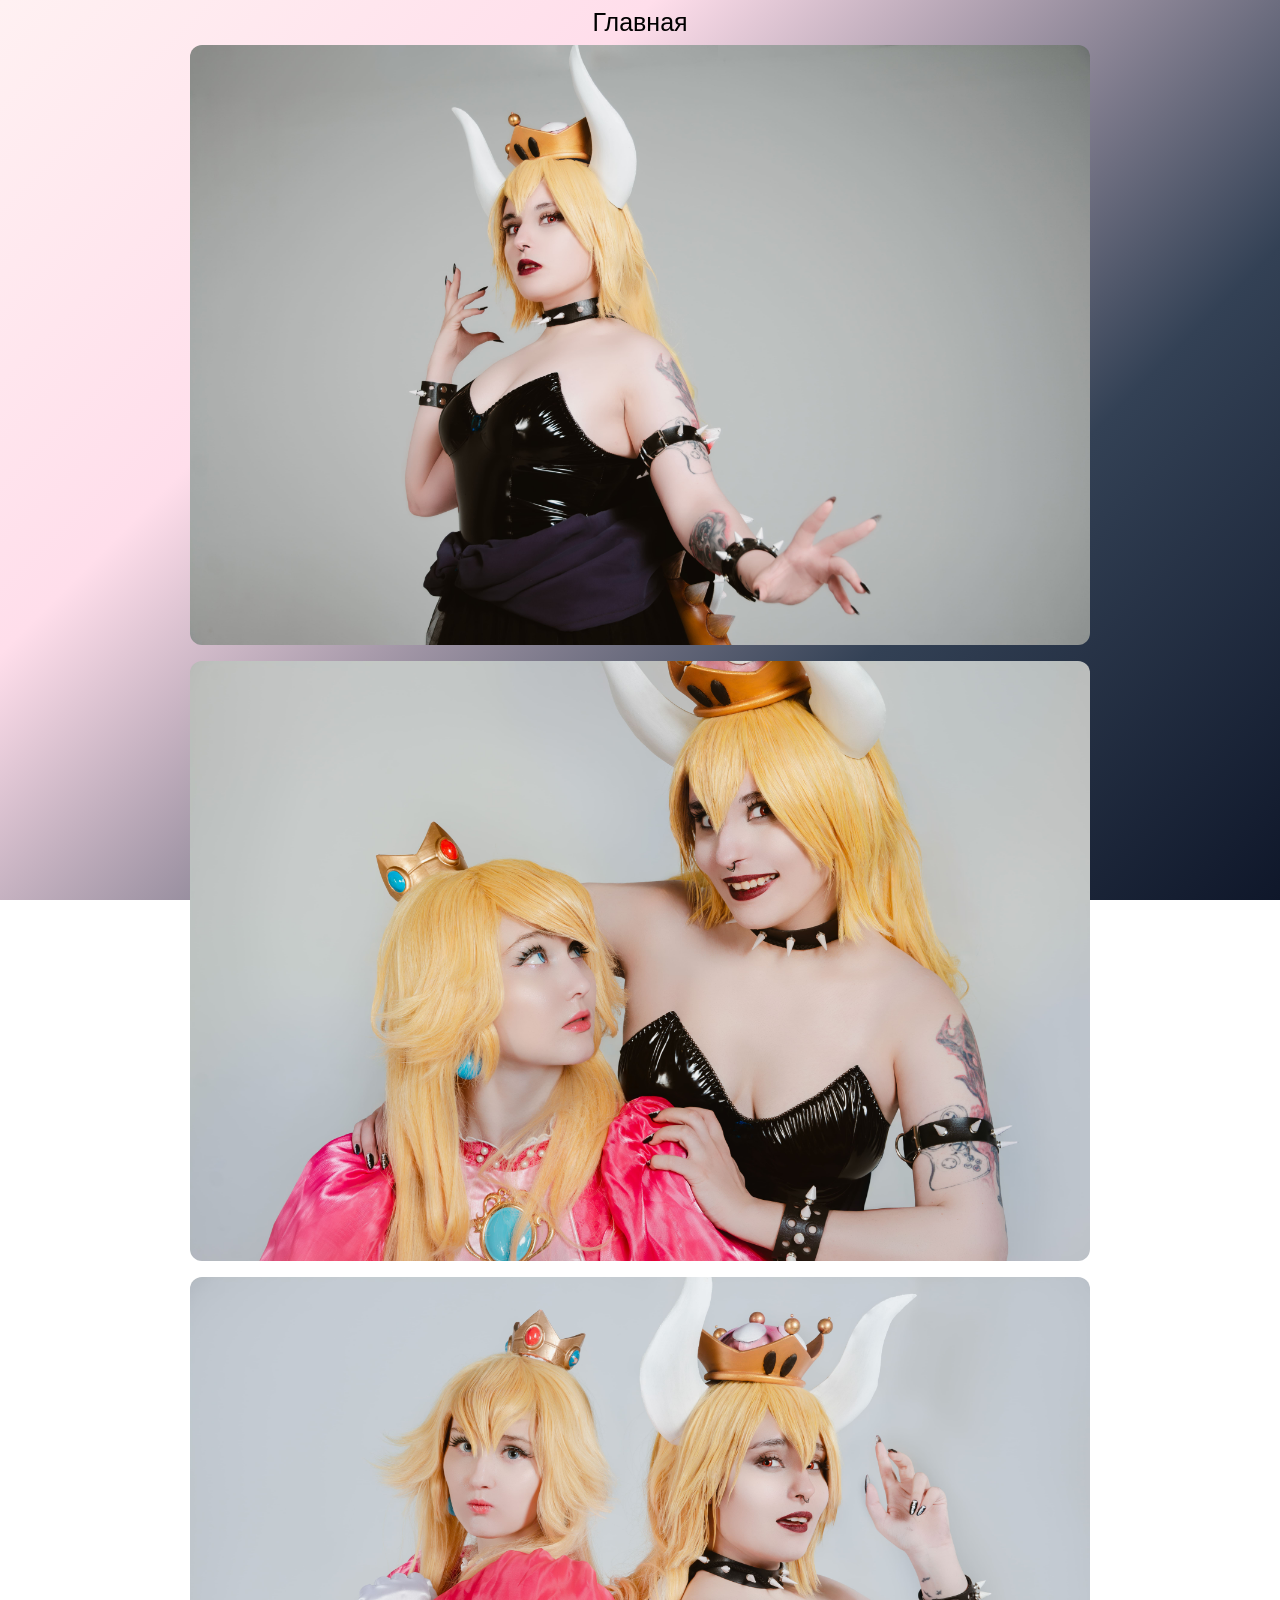
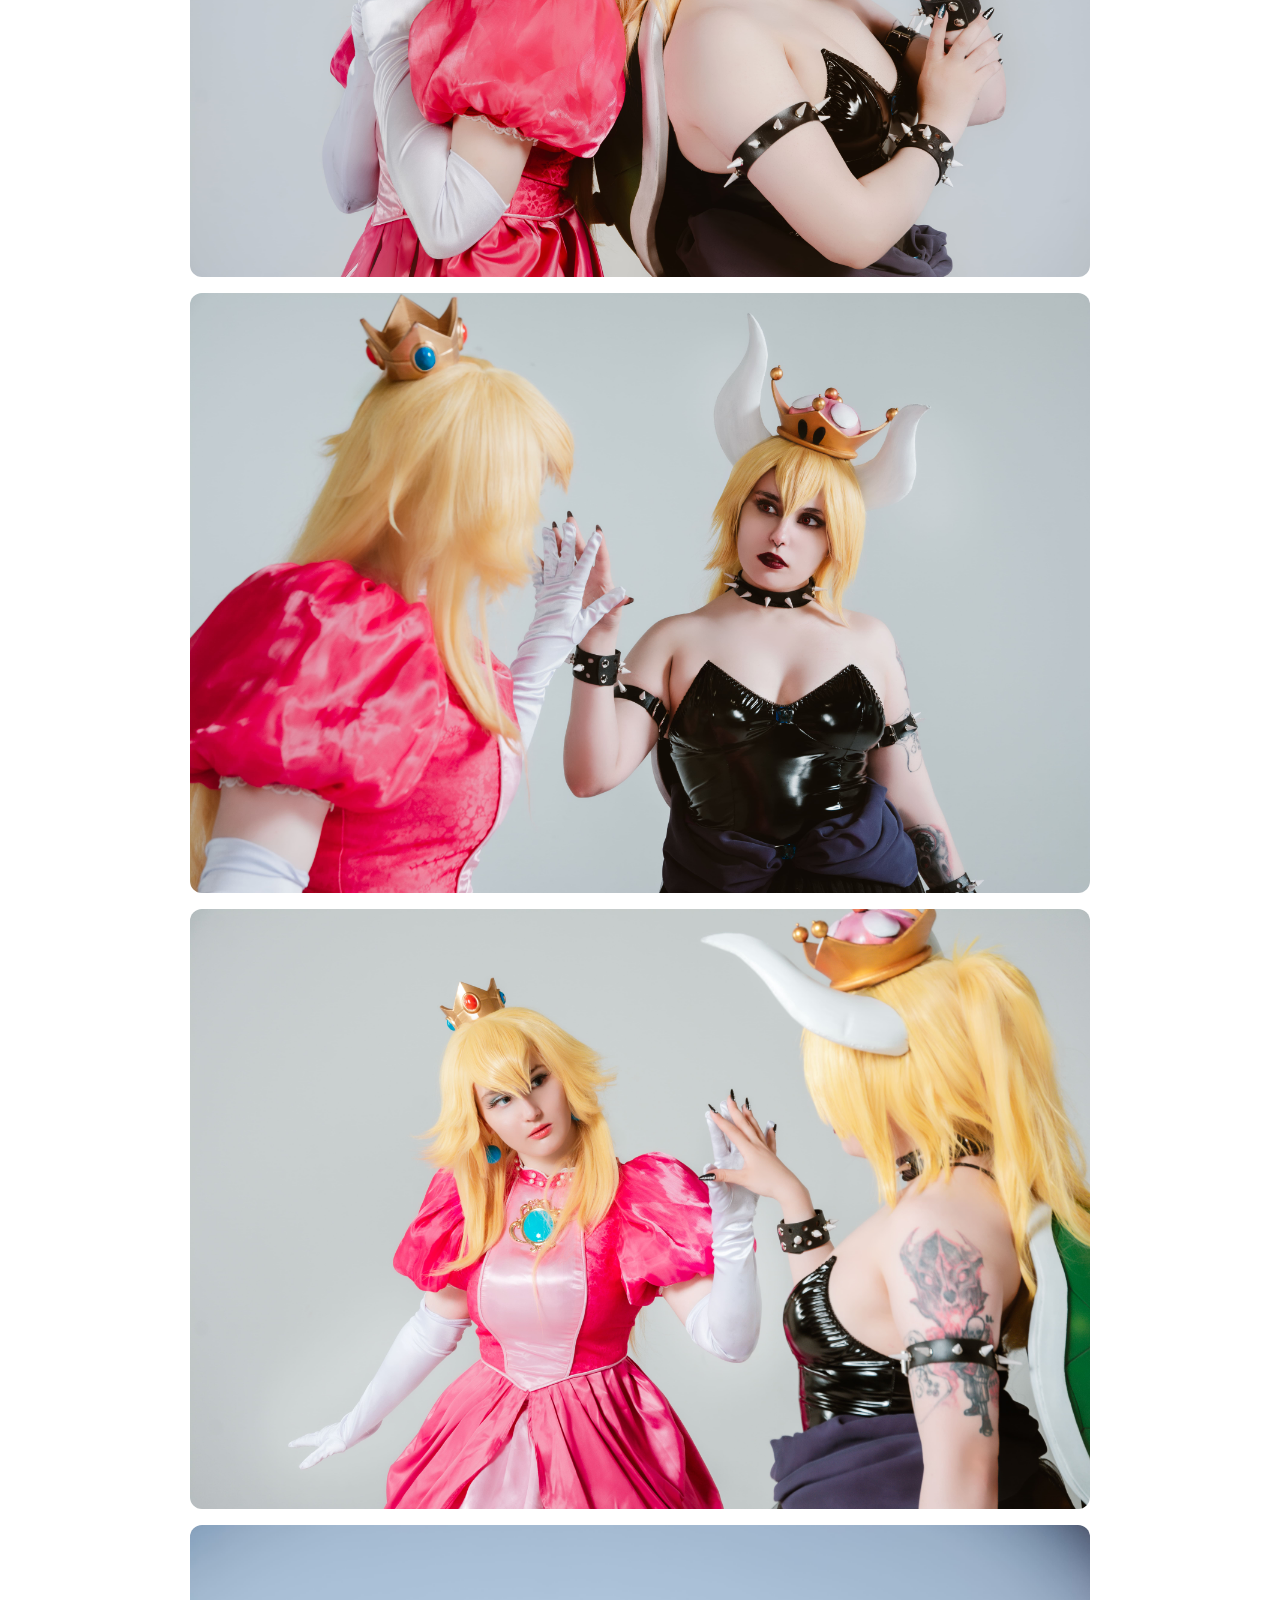
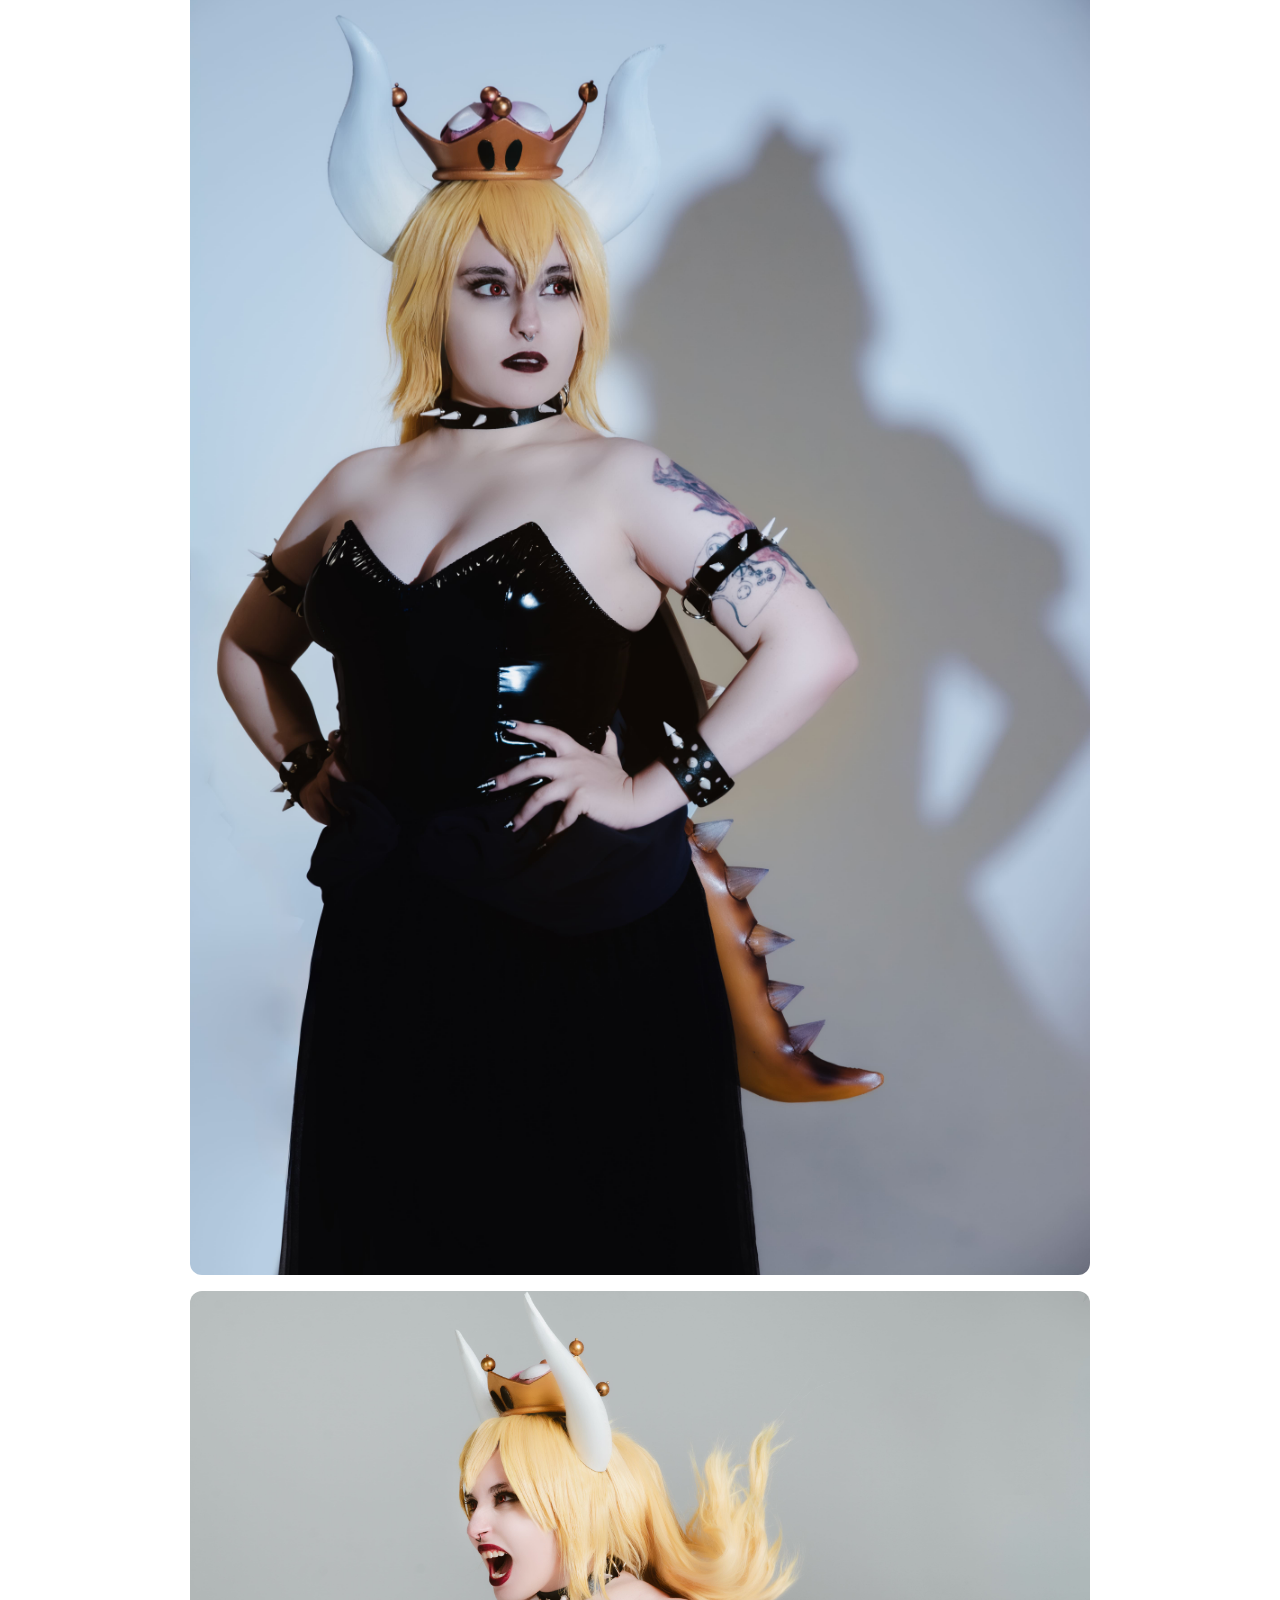
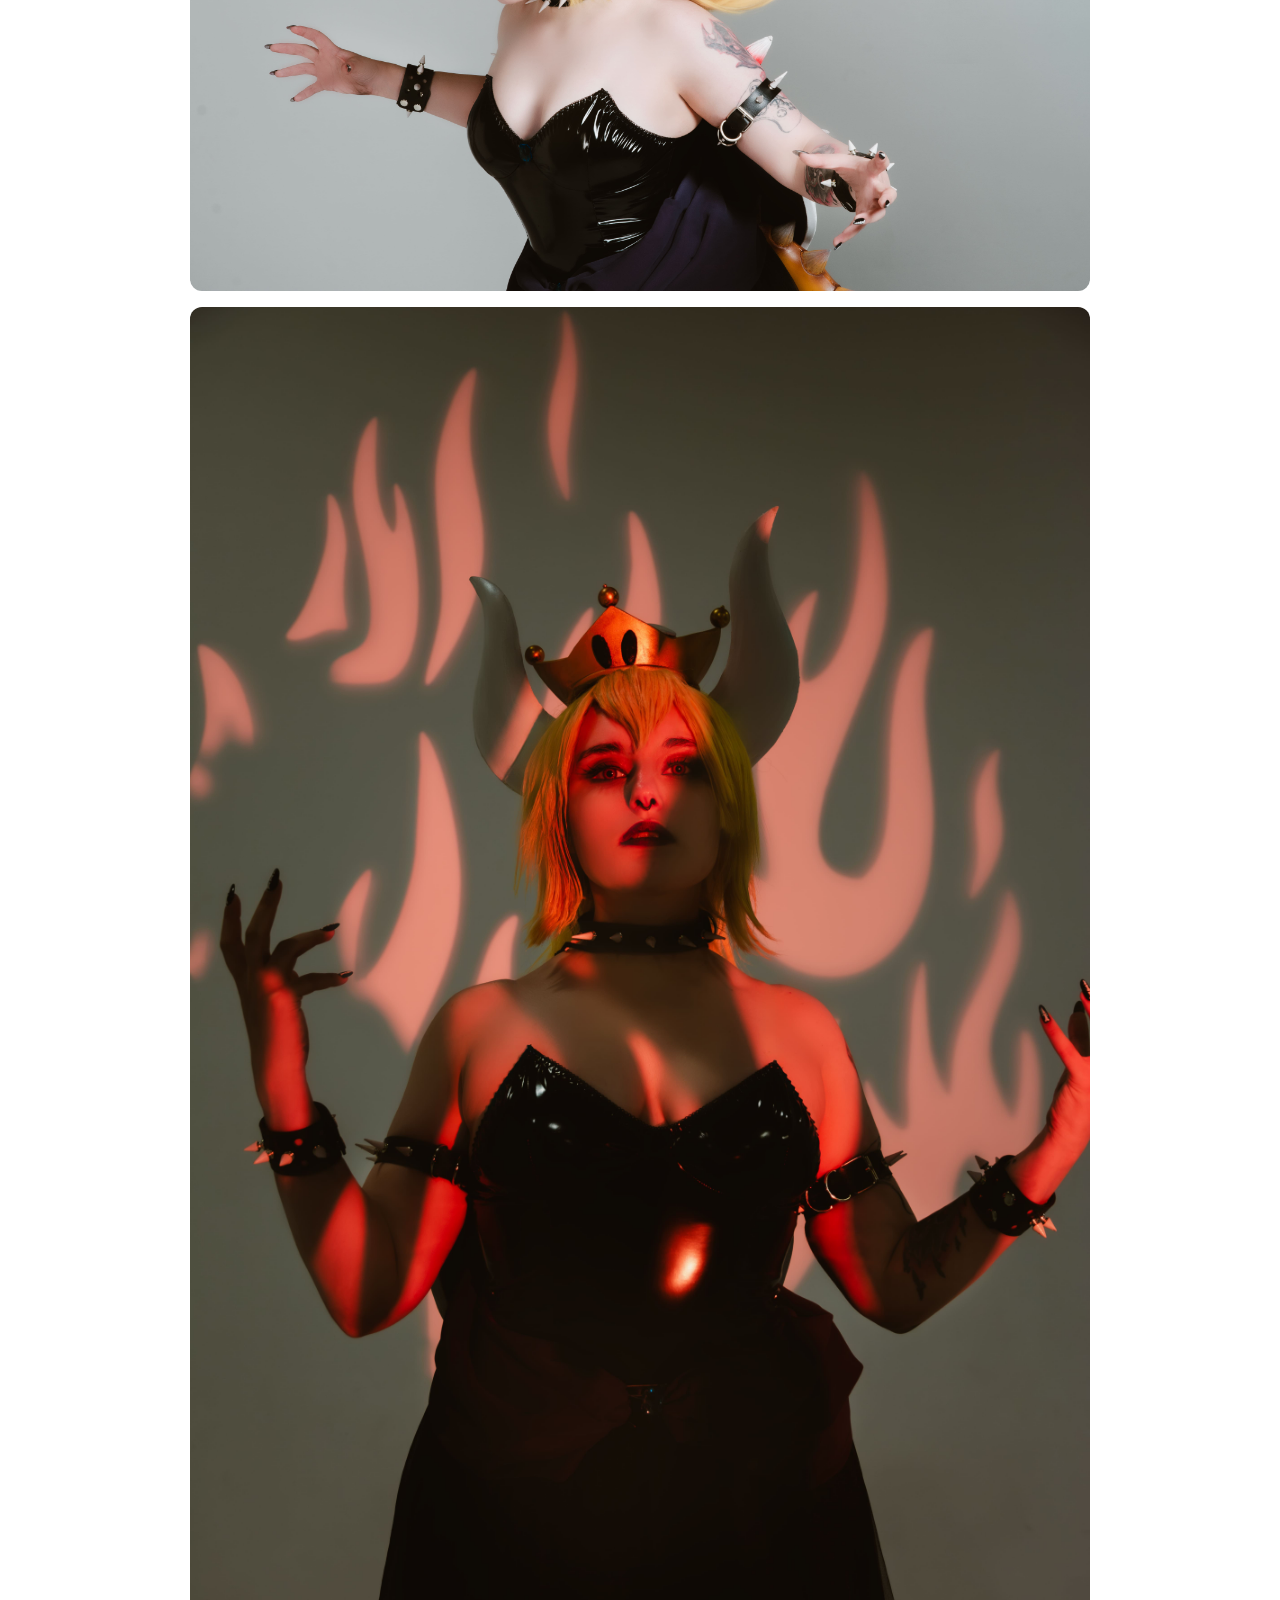
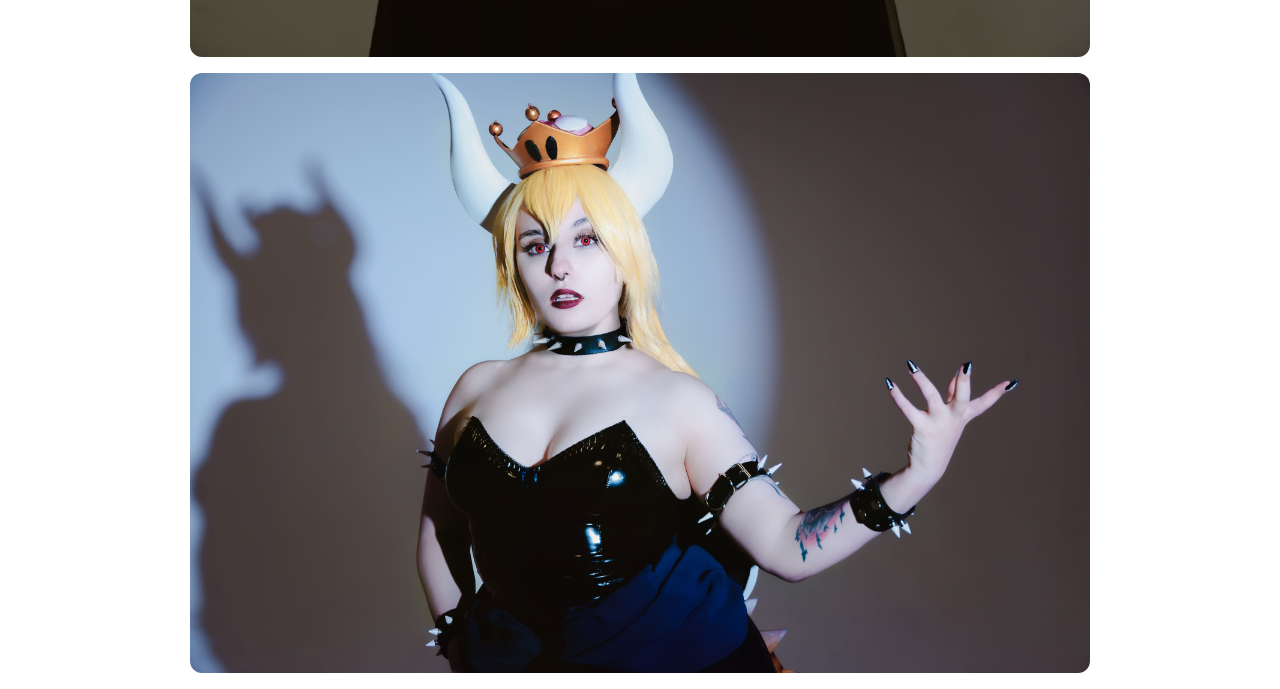
<file: kosp5.html>
<!DOCTYPE html>
<html lang="en">
<head>
    <meta charset="UTF-8">
    <meta name="viewport" content="width=device-width, initial-scale=1.0">
    <title>Malya-photoghapher</title>
    <link rel="stylesheet" href="style3.css">
    <link rel="shortcut icon" href="images/Malya photografer.ico" type="image/x-icon">
</head>
<body class="Mario__page">
    <div class="div__1"><a href="index.html">Главная</a></div>
    <img src="images/mini/mario/12.jpg">
    <img src="images/mini/mario/ - 10.jpg">
    <img src="images/mini/mario/ - 14 (3).jpg">
    <img src="images/mini/mario/17 (2).jpg">
    <img src="images/mini/mario/17.jpg">
    <img src="images/mini/mario/23.jpg">
    <img src="images/mini/mario/13.jpg">
    <img src="images/mini/mario/24.jpg">
    <img src="images/mini/mario/21.jpg">
</body>
</html>
</file>
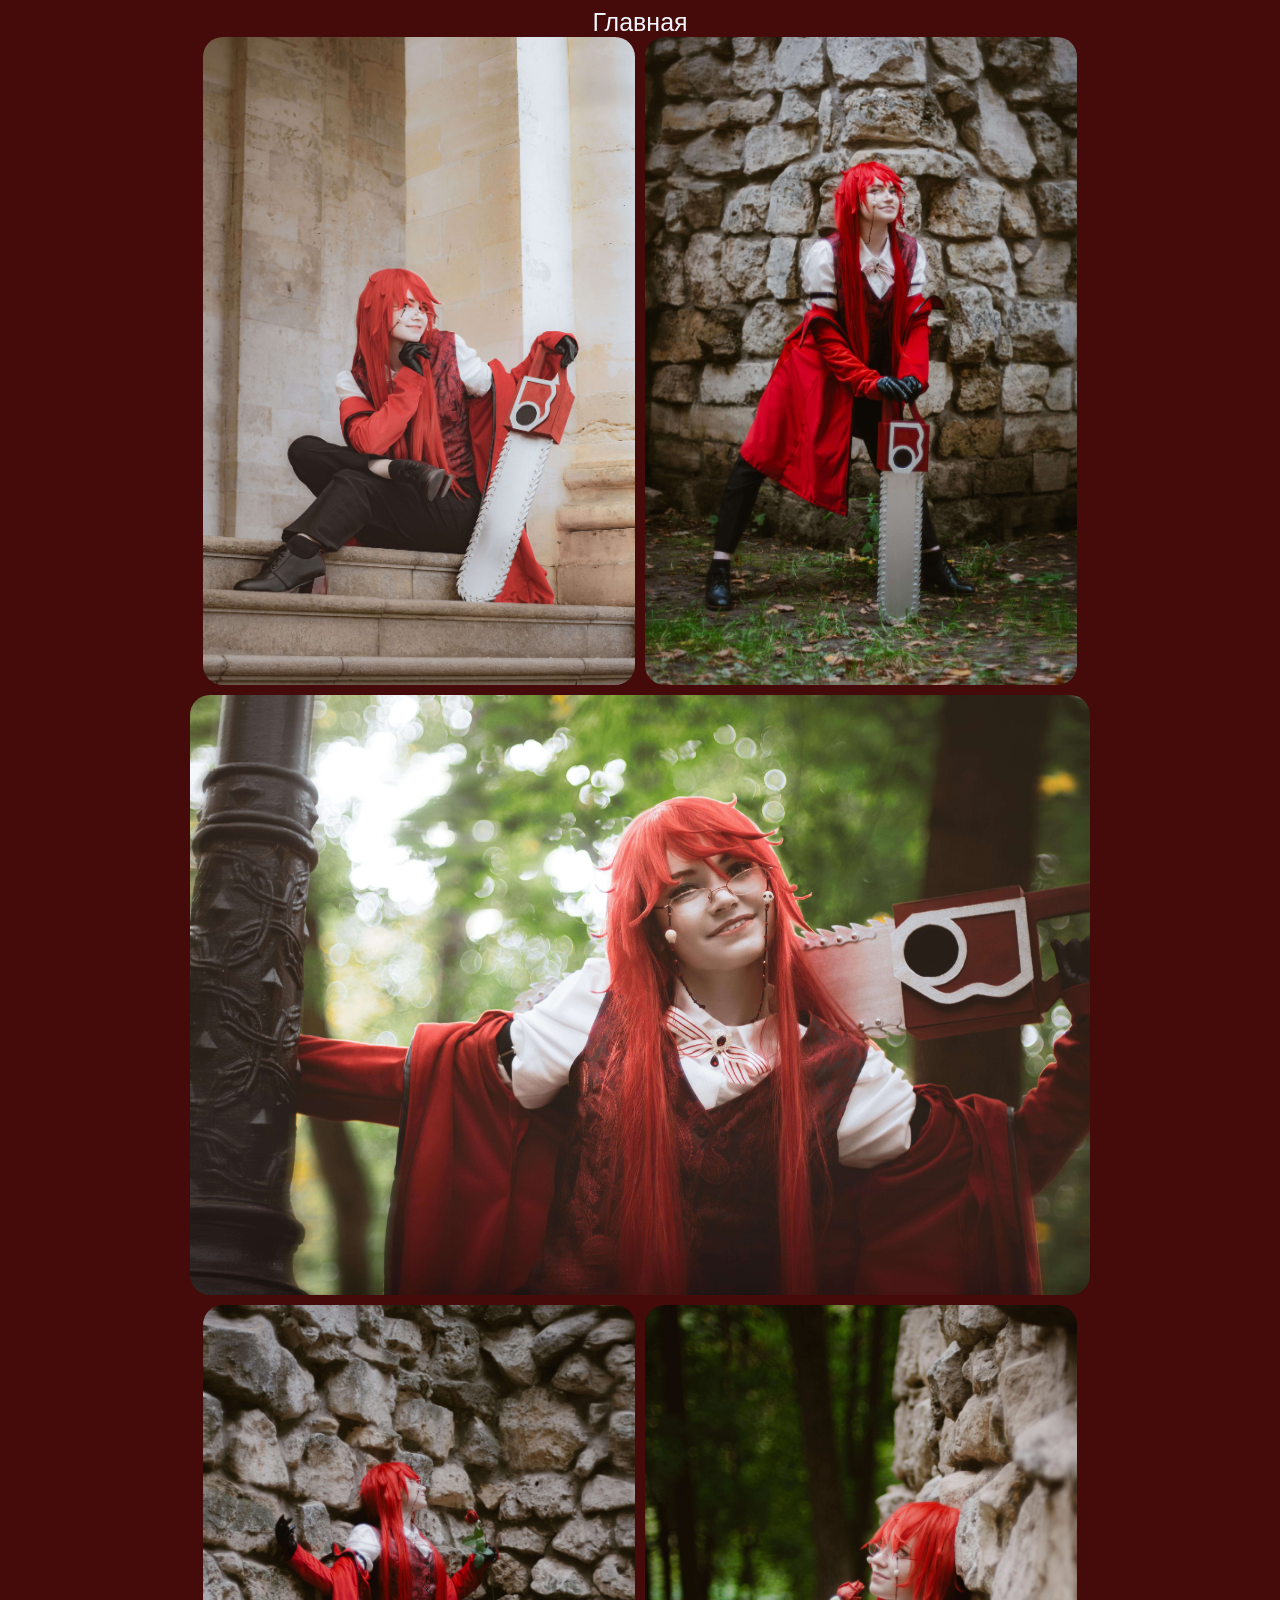
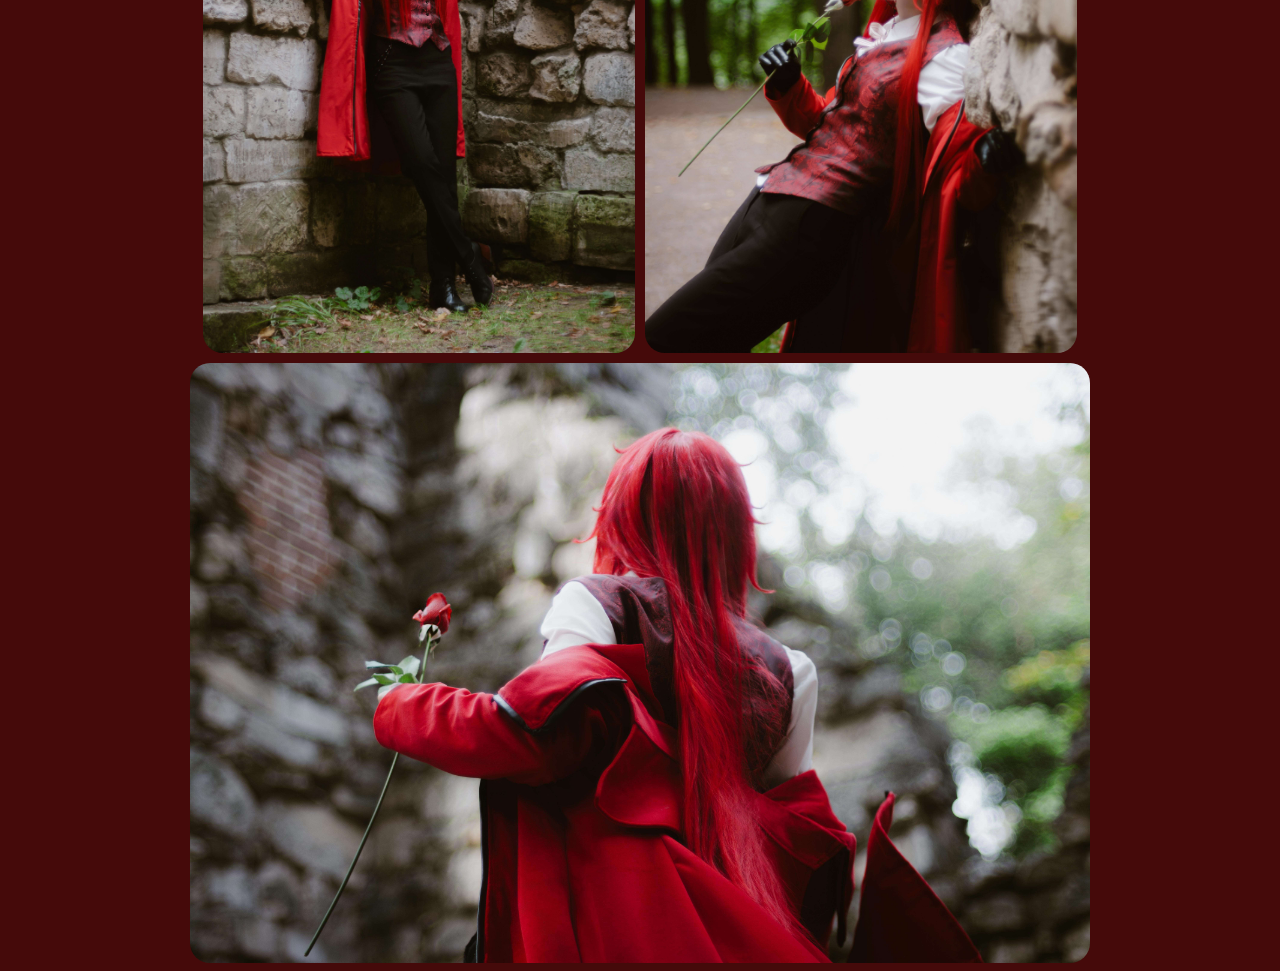
<file: kosp6.html>
<!DOCTYPE html>
<html lang="en">
<head>
    <meta charset="UTF-8">
    <meta name="viewport" content="width=device-width, initial-scale=1.0">
    <title>Malya-photoghapher</title>
    <link rel="stylesheet" href="style4.css">
    <link rel="shortcut icon" href="images/Malya photografer.ico" type="image/x-icon">
</head>
<body class="roki__page">
    <div class="div__1"><a href="index.html" class="a__1">Главная</a></div>
    <div class="photo__box">
    <img src="images/mini/Roki/Роки-15.jpg">
    <img src="images/mini/Roki/Роки-65.jpg">
    <img src="images/mini/Roki/Роки-26.jpg" class="img__1">
    <img src="images/mini/Roki/Роки-43.jpg"> 
    <img src="images/mini/Roki/Роки-46.jpg">
    <img src="images/mini/Roki/Роки-52.jpg" class="img__1">
</body>
</html>
</file>
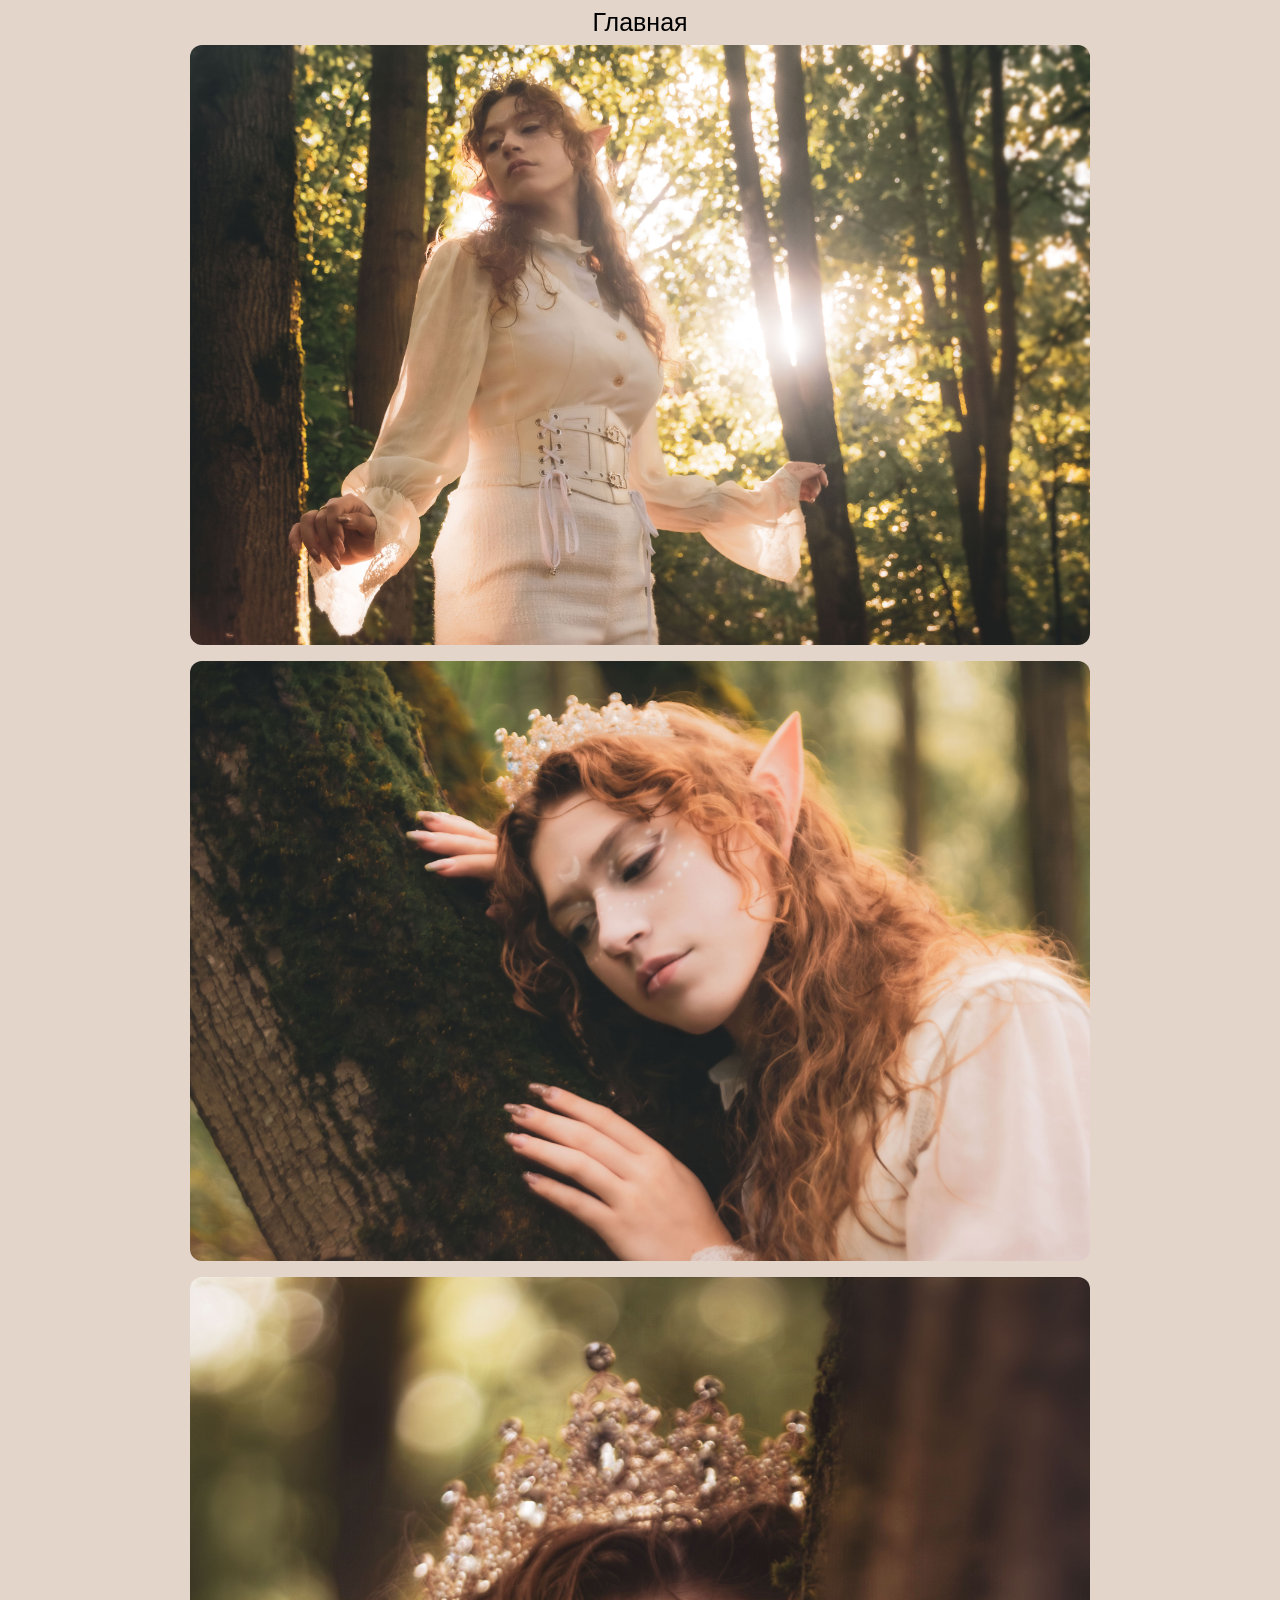
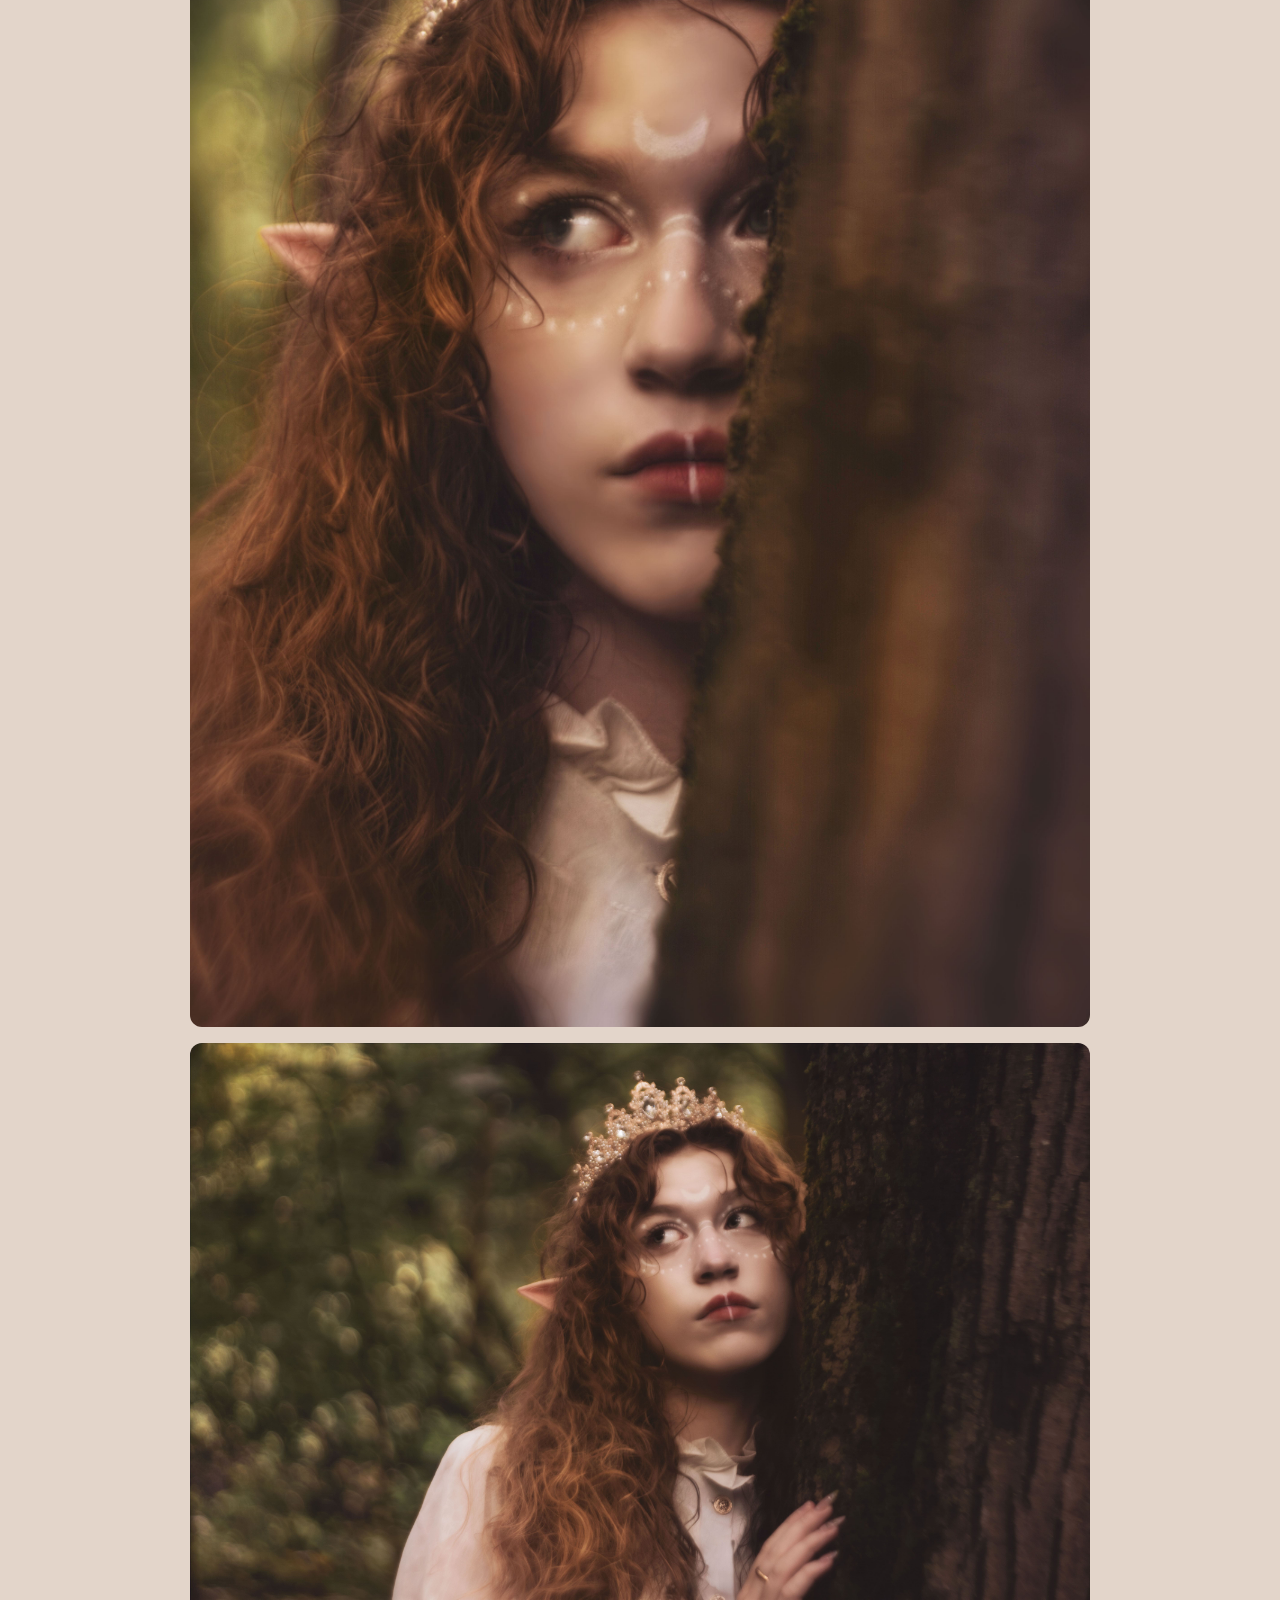
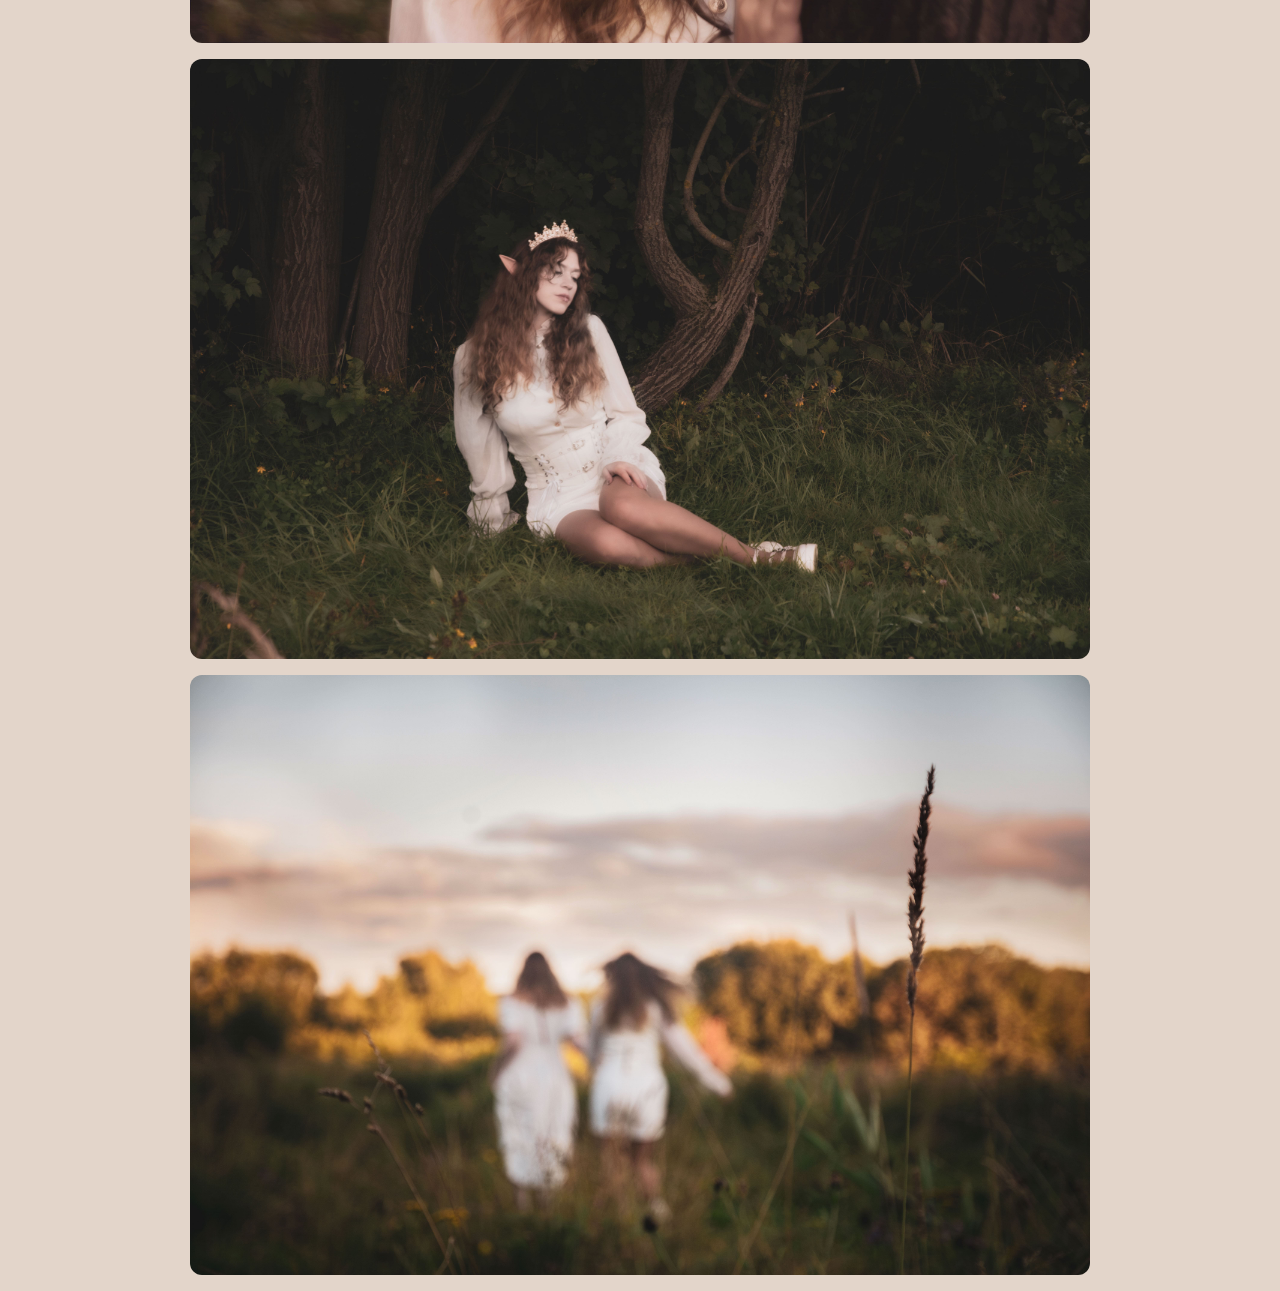
<file: kosp8.html>
<!DOCTYPE html>
<html lang="en">
<head>
    <meta charset="UTF-8">
    <meta name="viewport" content="width=device-width, initial-scale=1.0">
    <title>Malya-photoghapher</title>
    <link rel="stylesheet" href="style3.css">
    <link rel="shortcut icon" href="images/Malya photografer.ico" type="image/x-icon">
</head>
<body class="elf__page">
    <div class="div__1"><a href="index.html">Главная</a></div>
    <img src="images/mini/elf/ - 116.jpg">
    <img src="images/mini/elf/ - 123.jpg">
    <img src="images/mini/elf/ - 124.1.jpg">
    <img src="images/mini/elf/ - 125.jpg">
    <img src="images/mini/elf/ - 147.jpg">
    <img src="images/mini/elf/ - 137.jpg">
</body>
</html>
</file>
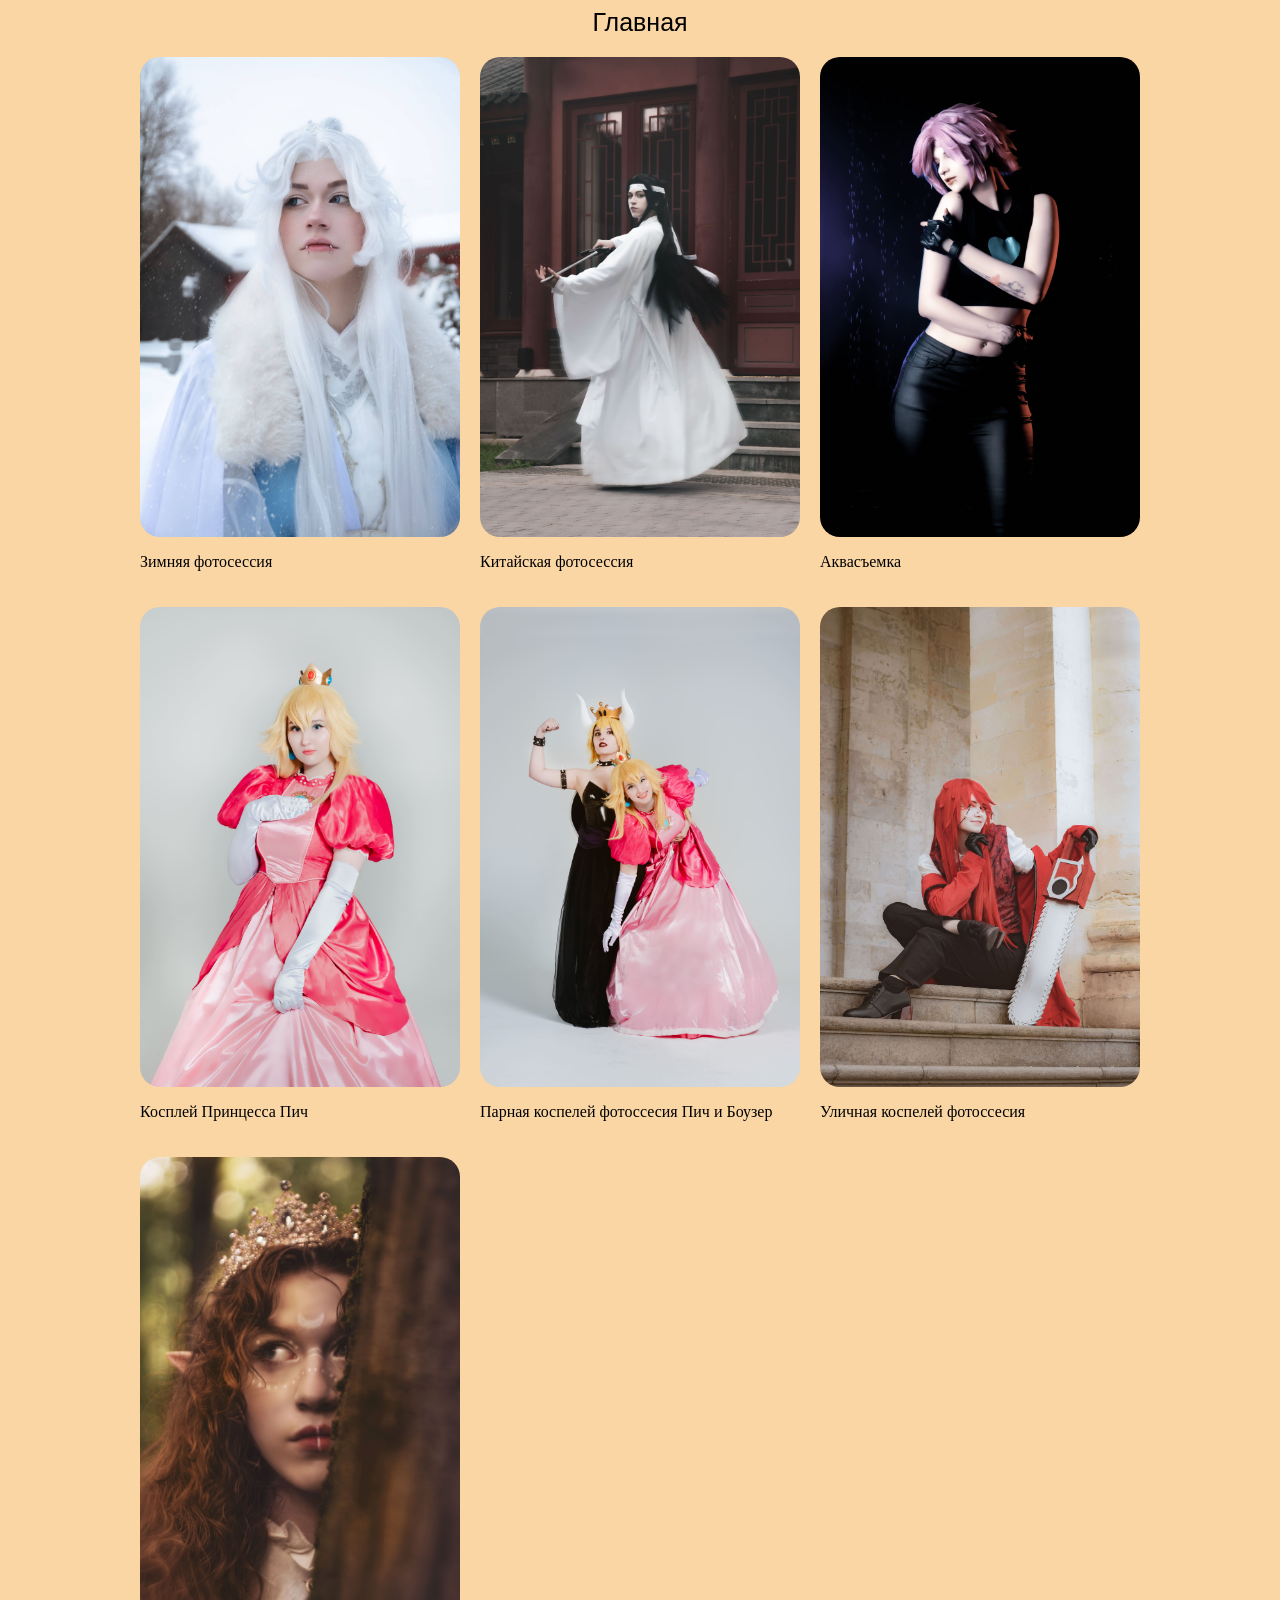
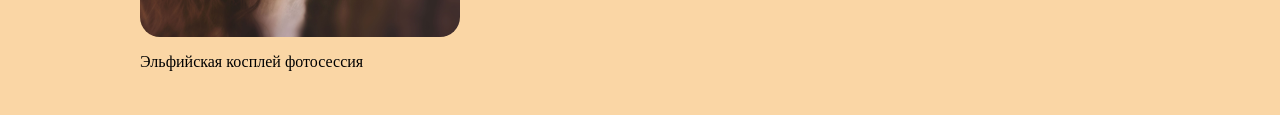
<file: Second.html>
<!DOCTYPE html>
<html lang="en">
<head>
    <meta charset="UTF-8">
    <meta name="viewport" content="width=device-width, initial-scale=1.0">
    <title>Portfolio</title>
    <link rel="stylesheet" href="style2.css">
    <link rel="shortcut icon" href="images/Malya photografer.ico" type="image/x-icon">
</head>
<body>
    <div class="div__a"><a href="index.html">Главная</a></div>
    <a href="images/mini/"></a>

    <div class="photo__block">
        <div>
            <div class="image__1">
                <a href="Kosp2.html"><img src="images/mini/zimnya/2.jpg" class="photo__card"></a>
            </div>
            <p class="text__1">Зимняя фотосессия</p>
        </div>

        
        <div>
            <div class="image__1">
                <a href="Kosp1.html"><img src="images/mini/china/ - 31.jpg" class="photo__card"></a>
            </div>
            <p class="text__1">Китайская фотосессия</p>
        </div>

        <div>
            <div class="image__1">
                <a href="kosp3.html"><img src="images/mini/Akva/ася-6.jpg" class="photo__card"></a>
            </div>
            <p class="text__1">Аквасъемка</p>
        </div>

        
        <div>
            <div class="image__1">
                <a href="kosp4.html"><img src="images/mini/mario/6.jpg" class="photo__card"></a>
            </div>
            <p class="text__1">Косплей Принцесса Пич</p>
        </div>

        <div>
            <div class="image__1">
                <a href="kosp5.html"><img src="images/mini/mario/ - 12.jpg" class="photo__card"></a>
            </div>
            <p class="text__1">Парная коспелей фотоссесия Пич и Боузер</p>
        </div>

        <div>
            <div class="image__1">
                <a href="kosp6.html"><img src="images/mini/Roki/Роки-15.jpg" class="photo__card"></a>
            </div>
            <p class="text__1">Уличная коспелей фотоссесия</p>
        </div>

        <div>
            <div class="image__1">
                <a href="kosp8.html"><img src="images/mini/elf/ - 124.1.jpg" class="photo__card"></a>
            </div>
            <p class="text__1">Эльфийская косплей фотосессия</p>
        </div>
    </div>
</body>
</html>
</file>
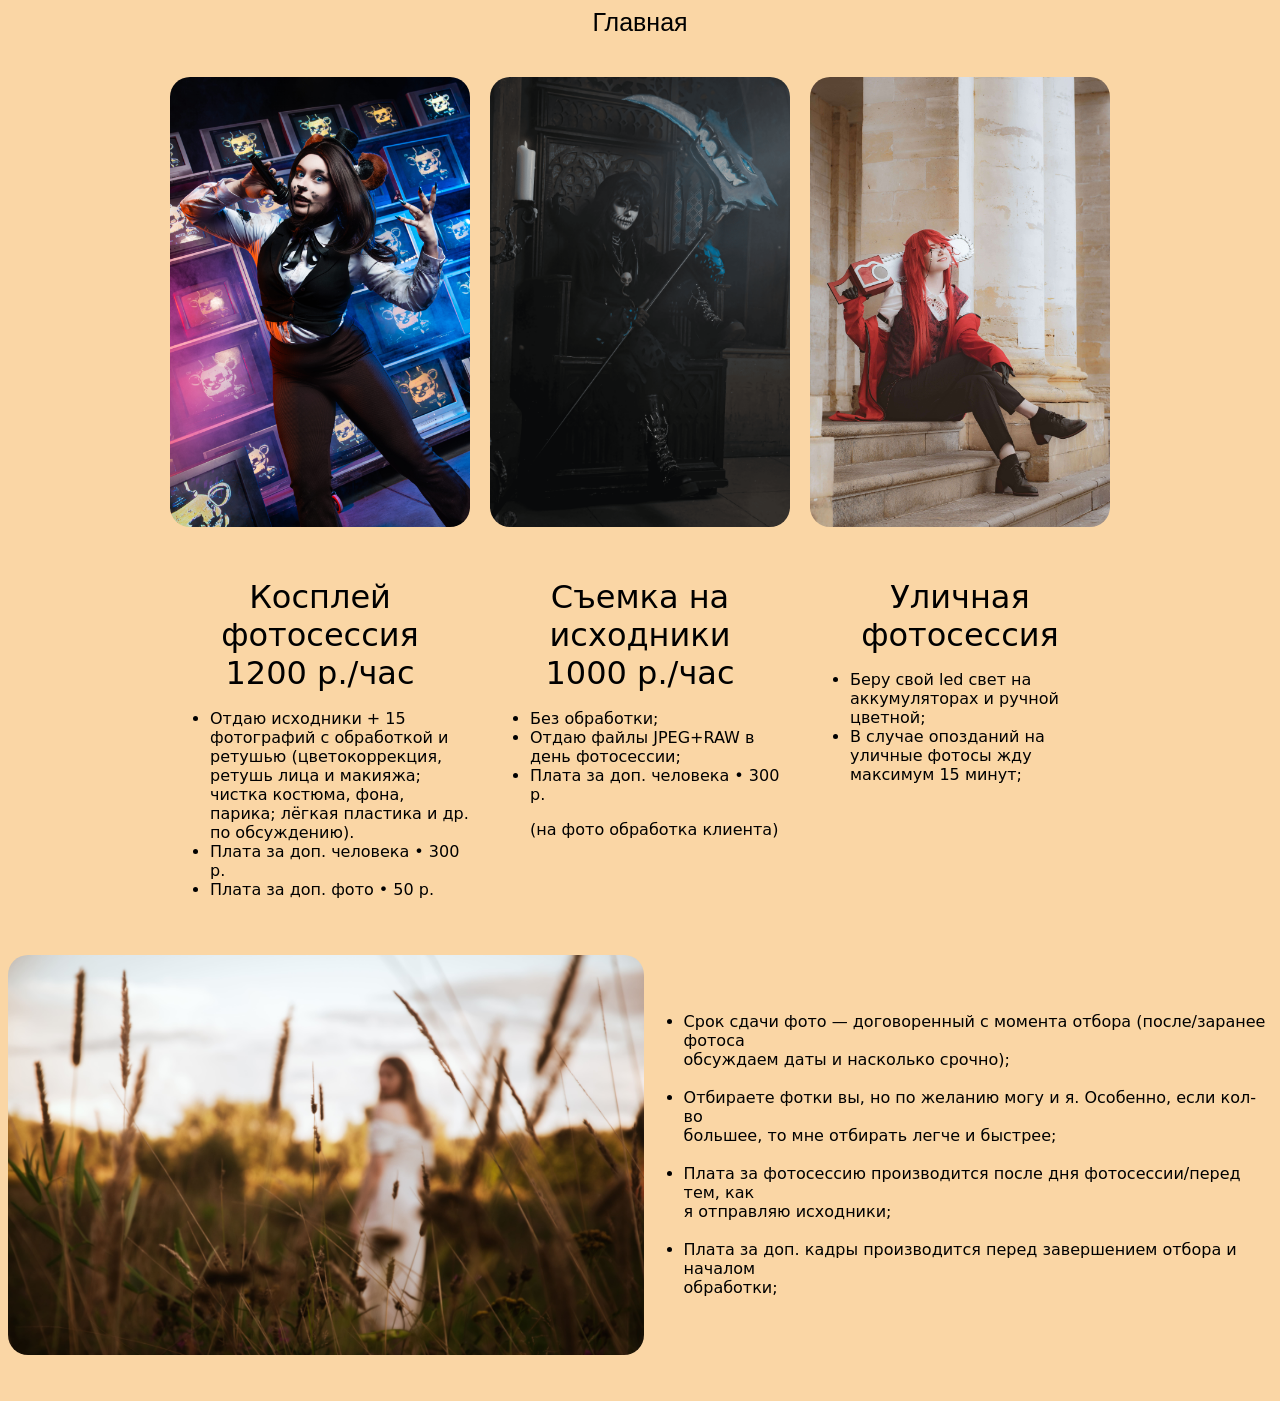
<file: services.html>
<!DOCTYPE html>
<html lang="en">
<head>
    <meta charset="UTF-8">
    <meta name="viewport" content="width=device-width, initial-scale=1.0">
    <title>Malya-photoghapher</title>
    <link rel="stylesheet" href="style5.css">
    <link rel="shortcut icon" href="images/Malya photografer.ico" type="image/x-icon">
    <link rel="preconnect" href="https://fonts.googleapis.com">
<link rel="preconnect" href="https://fonts.gstatic.com" crossorigin>
<link href="https://fonts.googleapis.com/css2?family=Montserrat:ital,wght@0,100..900;1,100..900&display=swap" rel="stylesheet">
</head>
<body>
    <div class="div__1"><a href="index.html">Главная</a></div>
    <div class="services">
        <div class="card">
            <img src="images/mini/Fnaf/9.jpg">
            <h2>
                Косплей фотосессия  <br> 1200 р./час
            </h2>
            <ul>
                <li>Отдаю исходники + 15 фотографий с обработкой и ретушью 
                    (цветокоррекция, ретушь лица и макияжа; чистка костюма, 
                    фона, парика; лёгкая пластика и др. по обсуждению).</li>
                <li>Плата за доп. человека • 300 р.</li>
                <li>Плата за доп. фото • 50 р.</li>
            </ul>
        </div>

        <div class="card">
            <img src="images/mini/kosa.png">
            <h2>
                Съемка на исходники  <br> 1000 р./час
            </h2>
            <ul>
                <li>Без обработки;</li>
                <li>Отдаю файлы JPEG+RAW в день фотосессии;</li>
                <li>Плата за доп. человека • 300 р.</li>
                <p>(на фото обработка клиента)</p>      
            </ul>
        </div>

        <div class="card">
            <img src="images/mini/Roki/Роки-20.1.jpg">
            <h2>
                Уличная фотосессия
            </h2>
            <ul>
                <li> Беру свой led свет на аккумуляторах и ручной цветной;</li>
                <li>В случае опозданий на уличные фотосы жду максимум 15 минут; </li>
            </ul>
        </div>
    </div>

    <div class="div__2">
        <img src="images/mini/elf/ - 31 (2).jpg">
    <ul>
        <li>Срок сдачи фото — договоренный с момента отбора (после/заранее фотоса <br> обсуждаем даты и насколько срочно);</li>
        <br>
        <li>Отбираете фотки вы, но по желанию могу и я. Особенно, если кол-во <br> большее, то мне отбирать легче и быстрее;</li>
        <br>
        <li>Плата за фотосессию производится после дня фотосессии/перед тем, как <br> я отправляю исходники;</li>
        <br>
        <li>Плата за доп. кадры производится перед завершением отбора и началом <br> обработки;</li>
    </ul>
    </div>

    <br>
    <br>
</body>
</html>
</file>
<file: style.css>
* {
    margin: 0;
    padding: 0;
}

body {
  background-color:     #FAD6A5;
  font-family: system-ui, -apple-system, BlinkMacSystemFont, 'Segoe UI', Roboto, Oxygen, Ubuntu, Cantarell, 'Open Sans', 'Helvetica Neue', sans-serif;
}

ul {
  list-style: none; 
  size: 200px;
}

header {
  padding-left: 300px;
}

.header1 {
 display: flex;
}

.div__img {
    margin-left: 70px; 
    margin-top: 50px;
}

a {
  text-decoration: none; 
  color: black;
  font-size: 20px;
}

a:hover {
  color: gray;           
}

.text__right {
  font-size: 20px;
  line-height: 1.6; 
  text-align: left;
  color: #333;
}

.container__1 {
  display: flex;
  align-items: center;
  gap: 30px;
  margin-top: 50px;
}

.h1__1 {
  line-height: 1.2;
  margin-bottom: 40px; 
} 

.block__1 {
    display: flex;
    justify-content: space-around;
    align-items: center;
    background-color:     #FAD6A5;
    padding: 60px 30px;
}
</file>
<file: style6.css>
.div__1 {    
    text-align: center; 
    font-size: 25px;
    font-family: sans-serif;
}

a {
    text-decoration: none;
    color: black;
}

a:hover {
    color: gray;
}

.block__1 {
    display: flex;
    justify-content: space-around;
    align-items: center;
    background-color: #f5f5f5;
    padding: 60px 20px;
    font-family: system-ui, -apple-system, BlinkMacSystemFont, 'Segoe UI', Roboto, Oxygen, Ubuntu, Cantarell, 'Open Sans', 'Helvetica Neue', sans-serif;
    padding: 60px 20px;
}

.block__item {
    text-align: center;
}

.social-item h2 {
  font-size: 42px;
  font-weight: normal;
  margin-bottom: 10px;
  color: black;
}

.img__1 {
    width: 450px;
    height: 450px;
    object-fit: cover;
    border-radius: 20px;
}

.block__img {
    display: flex;
    align-items: center;
    justify-content: center;
    gap: 40px;
    padding: 50px;
    margin: 0 auto;
    font-family: system-ui, -apple-system, BlinkMacSystemFont, 'Segoe UI', Roboto, Oxygen, Ubuntu, Cantarell, 'Open Sans', 'Helvetica Neue', sans-serif;
}

.block__text {
    max-width: 400px;
}

.block__text h2 {
    font-size: 28px;
    margin-bottom: 15px;
}

.block__text p {
    font-size: 16px;
    line-height: 1.5;
    margin-bottom: 20px;
}
</file>
<file: style3.css>
.div__1 {    
    text-align: center; 
    font-size: 25px;
    font-family: sans-serif;
}

a {
    text-decoration: none;
    color: black;
}

body.china__page {
    background-color: #f1f5f2;
}

body.winter__page {
    background-color: #e3f2fd;
}

body.akva__page {
    background-color: #1e293b;
}

body.Mario__page {
     background: linear-gradient(135deg, #fff1f2 0%, #ffdeeb 30%, #334155 70%, #0f172a 100%);
     background-attachment: fixed; 
     min-height: 100vh;
}

body.elf__page {
    background-color: #e3d5ca;
}

:hover {
    color: gray;
}

img {
    display: flex;
    margin: 0 auto;
    padding: 8px;
    width: 900px;
    border-radius: 20px;
}
</file>
<file: style4.css>
.div__1 {    
    text-align: center; 
    font-size: 25px;
    font-family: sans-serif;
}

a {
    text-decoration: none;
    color: black;
}

body.pich__page {
    background: linear-gradient(135deg, #ff9a9e 0%, #fecfef 100%); 
}

body.roki__page {
    background-color: #450a0a;
}

.a__1 {
    color: #f1f5f9 !important
}

.a__1:hover {
    color: #e8c68d!important

}

:hover {
    color: #ff69b4;
}

.photo__box {
    display: flex;         
    flex-wrap: wrap;   
    justify-content: center;  
    gap: 10px;                
    width: 100%;             
    max-width: 900px;         
    margin: 0 auto;
}

.photo__box img {
    width: 48%;              
    height: auto;             
    object-fit: cover;        
    border-radius: 20px;
}

.img__1 {
    width: 100% !important;
}
</file>
<file: style2.css>
.div__a {
    text-align: center; 
    font-size: 25px;
    font-family: sans-serif;
}

a {
    text-decoration: none;
    color: black;
}

:hover {
    color: grey;
}

p {
    color: black;
    size: 20px;
    pointer-events: none;
}
.photo__block {
    display: grid;
    grid-template-columns: repeat(3, 1fr);
    gap: 20px;
    padding: 20px;
    max-width: 1000px;
    margin: 0 auto;
}

.photo__card {
    display: flex;
    flex-direction: column;
    align-items: center;
    border-radius: 20px;
}

body {
    background-color: #FAD6A5;
}

img {
     width: 100%;
     height: 100%;
     object-fit: cover; 
     display: block;
}
</file>
<file: style5.css>
body {
    background-color: #FAD6A5;
    font-family: system-ui, -apple-system, BlinkMacSystemFont, 'Segoe UI', Roboto, Oxygen, Ubuntu, Cantarell, 'Open Sans', 'Helvetica Neue', sans-serif;
}

.div__1 {    
    text-align: center; 
    font-size: 25px;
    font-family: sans-serif;
}

a {
    text-decoration: none;
    color: black;
}

a:hover {
    color: gray;
}

.services {
    display: flex;
    justify-content: center;
    gap: 20px;
    padding: 40px;  
    flex-wrap: wrap;
}

.card {
    width: 300px;
    text-align: left;
}

.card img {
    width: 100%;
    height: 450px;
    object-fit: cover;
    margin-bottom: 20px;
    border-radius: 20px;
}

.card h2 {
  font-size: 32px;
  font-weight: normal;
  line-height: 1.2;
  margin-bottom: 15px;
  text-align: center;
}

.div__2 {
    display: flex;
    justify-content: center;
    align-items: center;
}

.div__2 img {
    width: 700px;
    height: 400px;
    object-fit: cover;
    border-radius: 20px;
}
</file>
